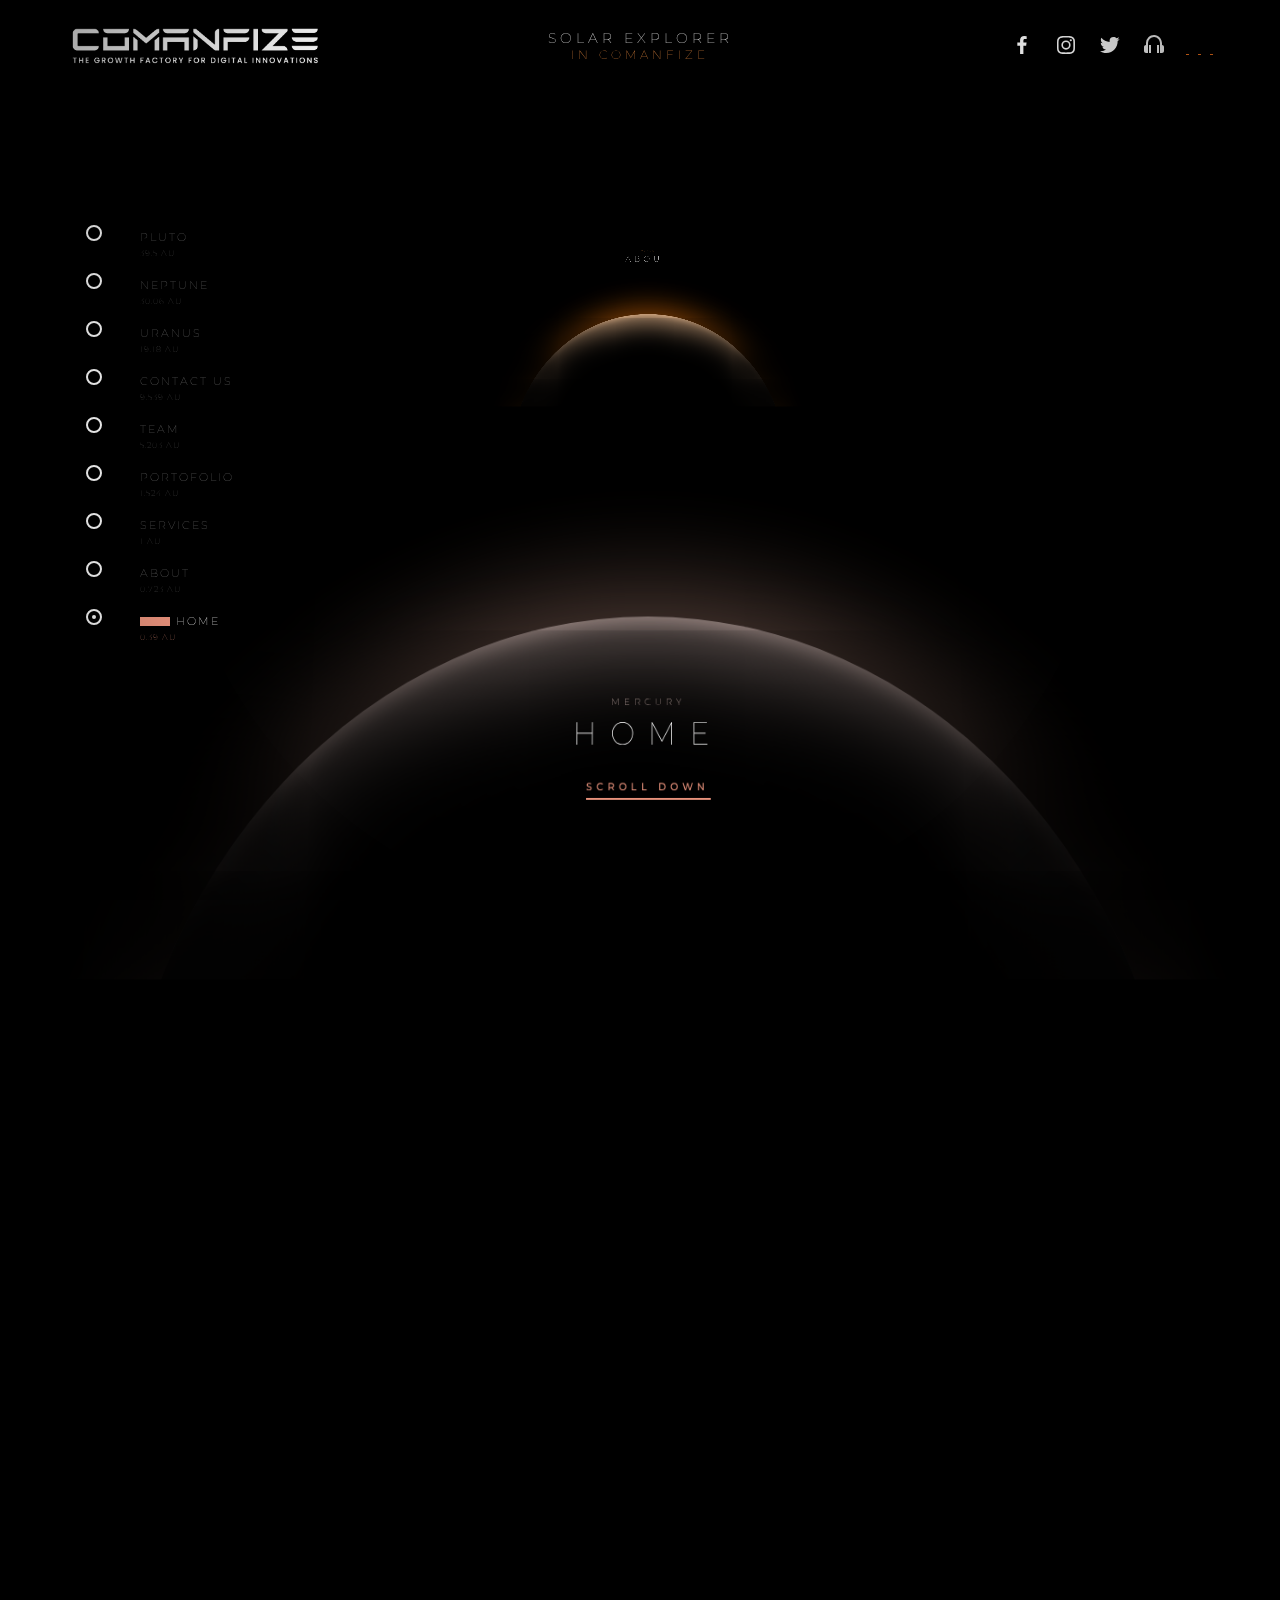
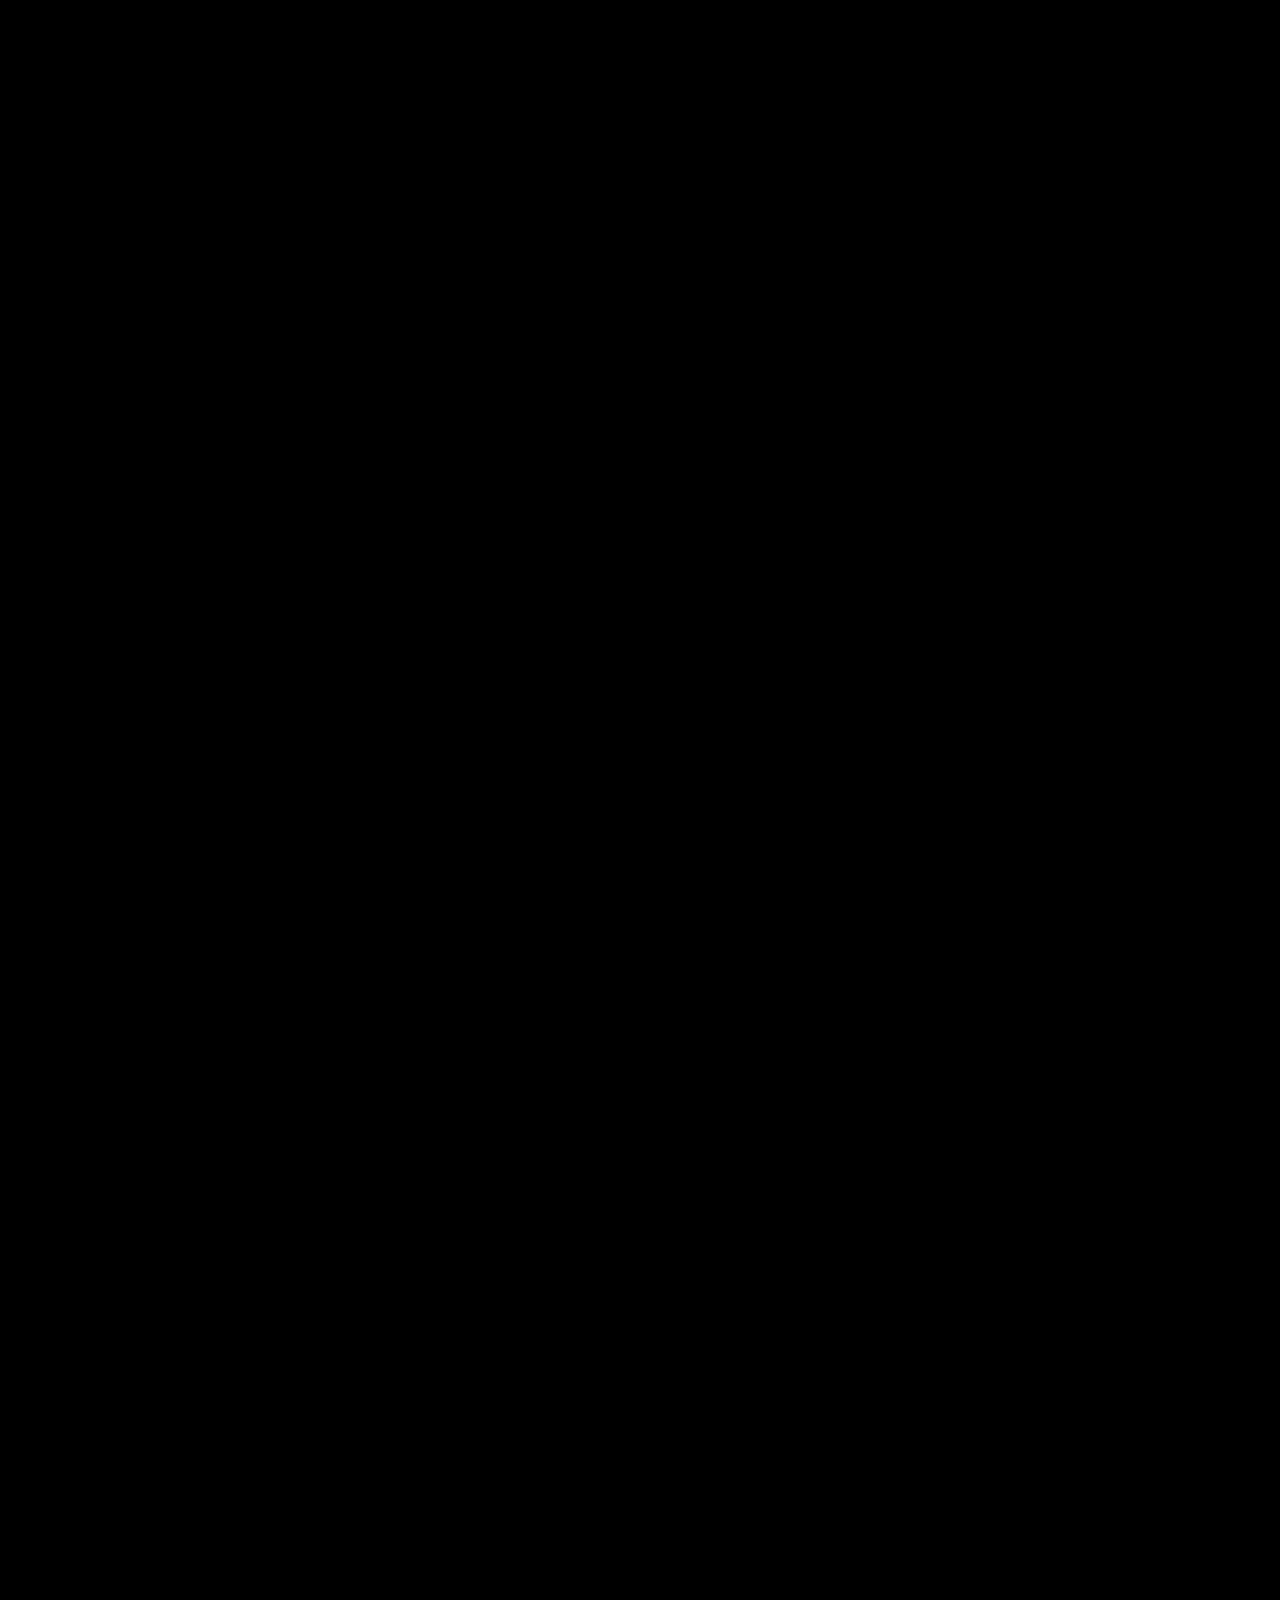
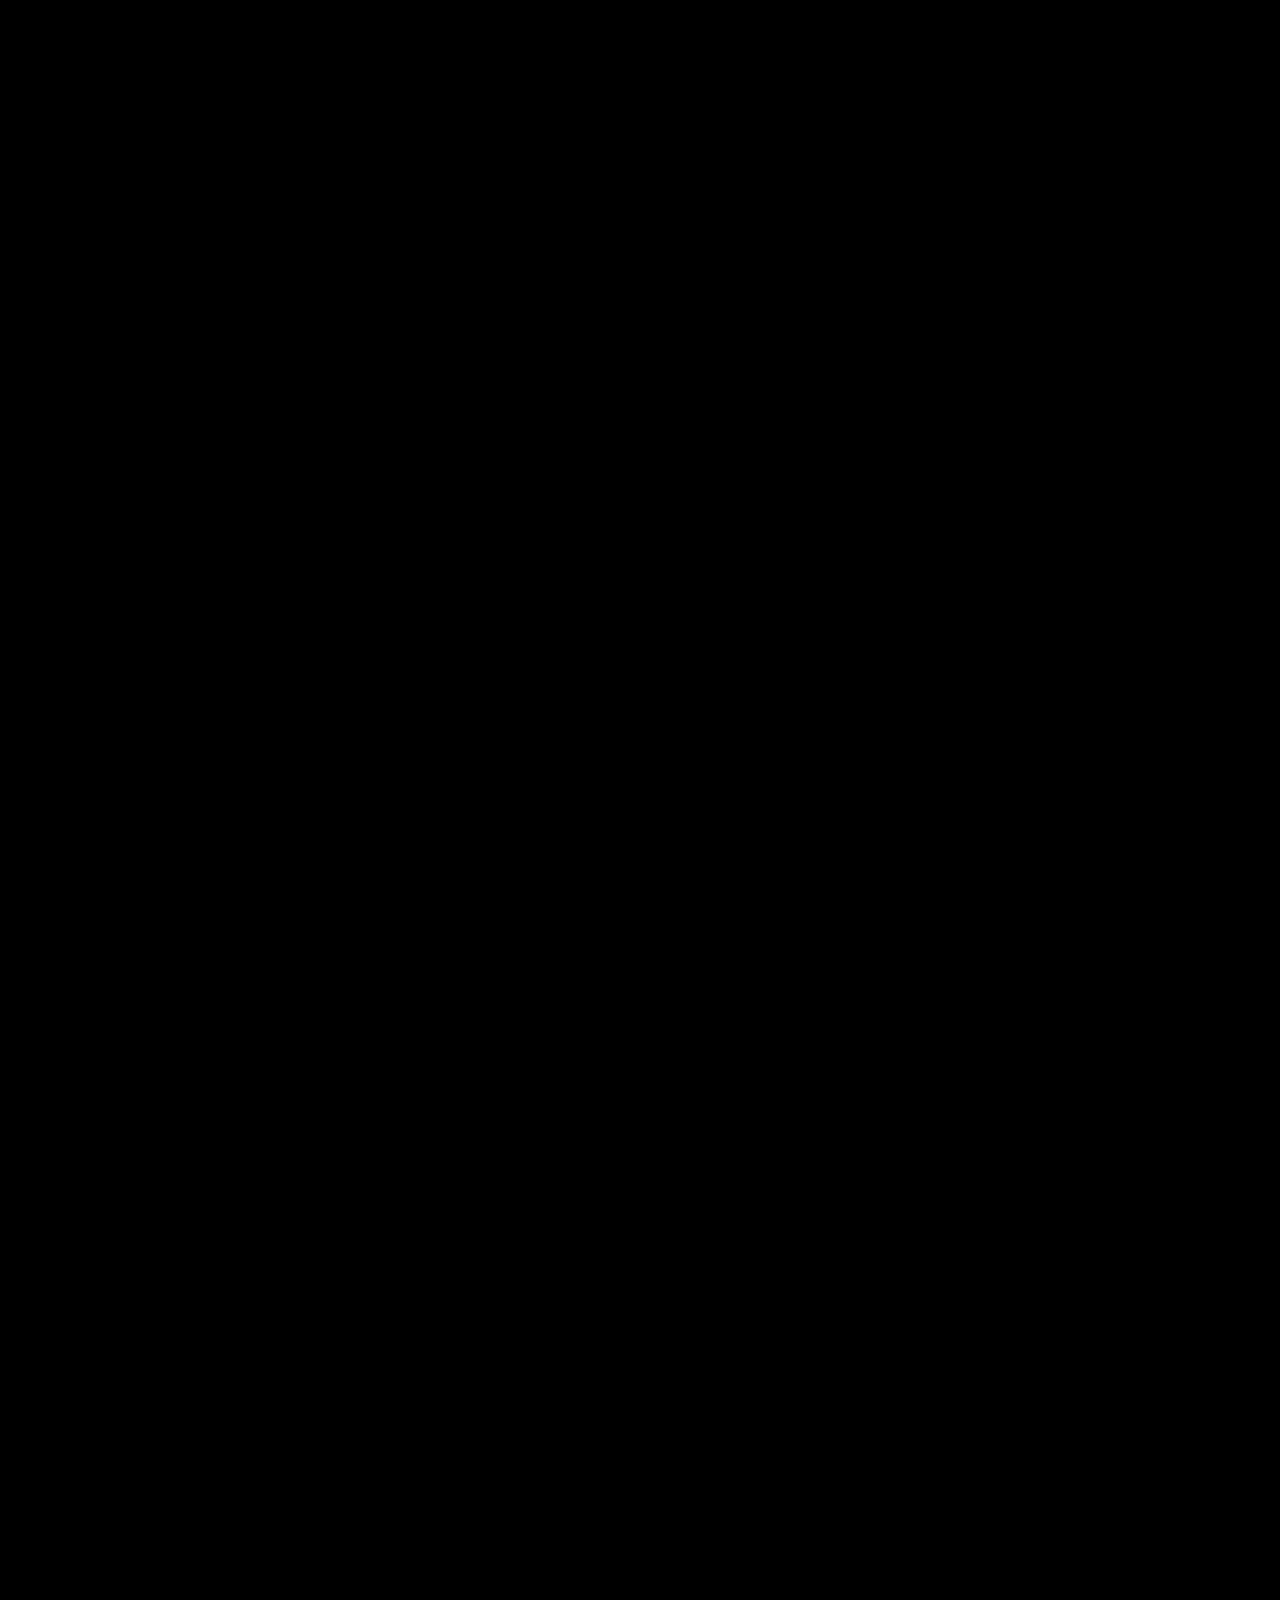
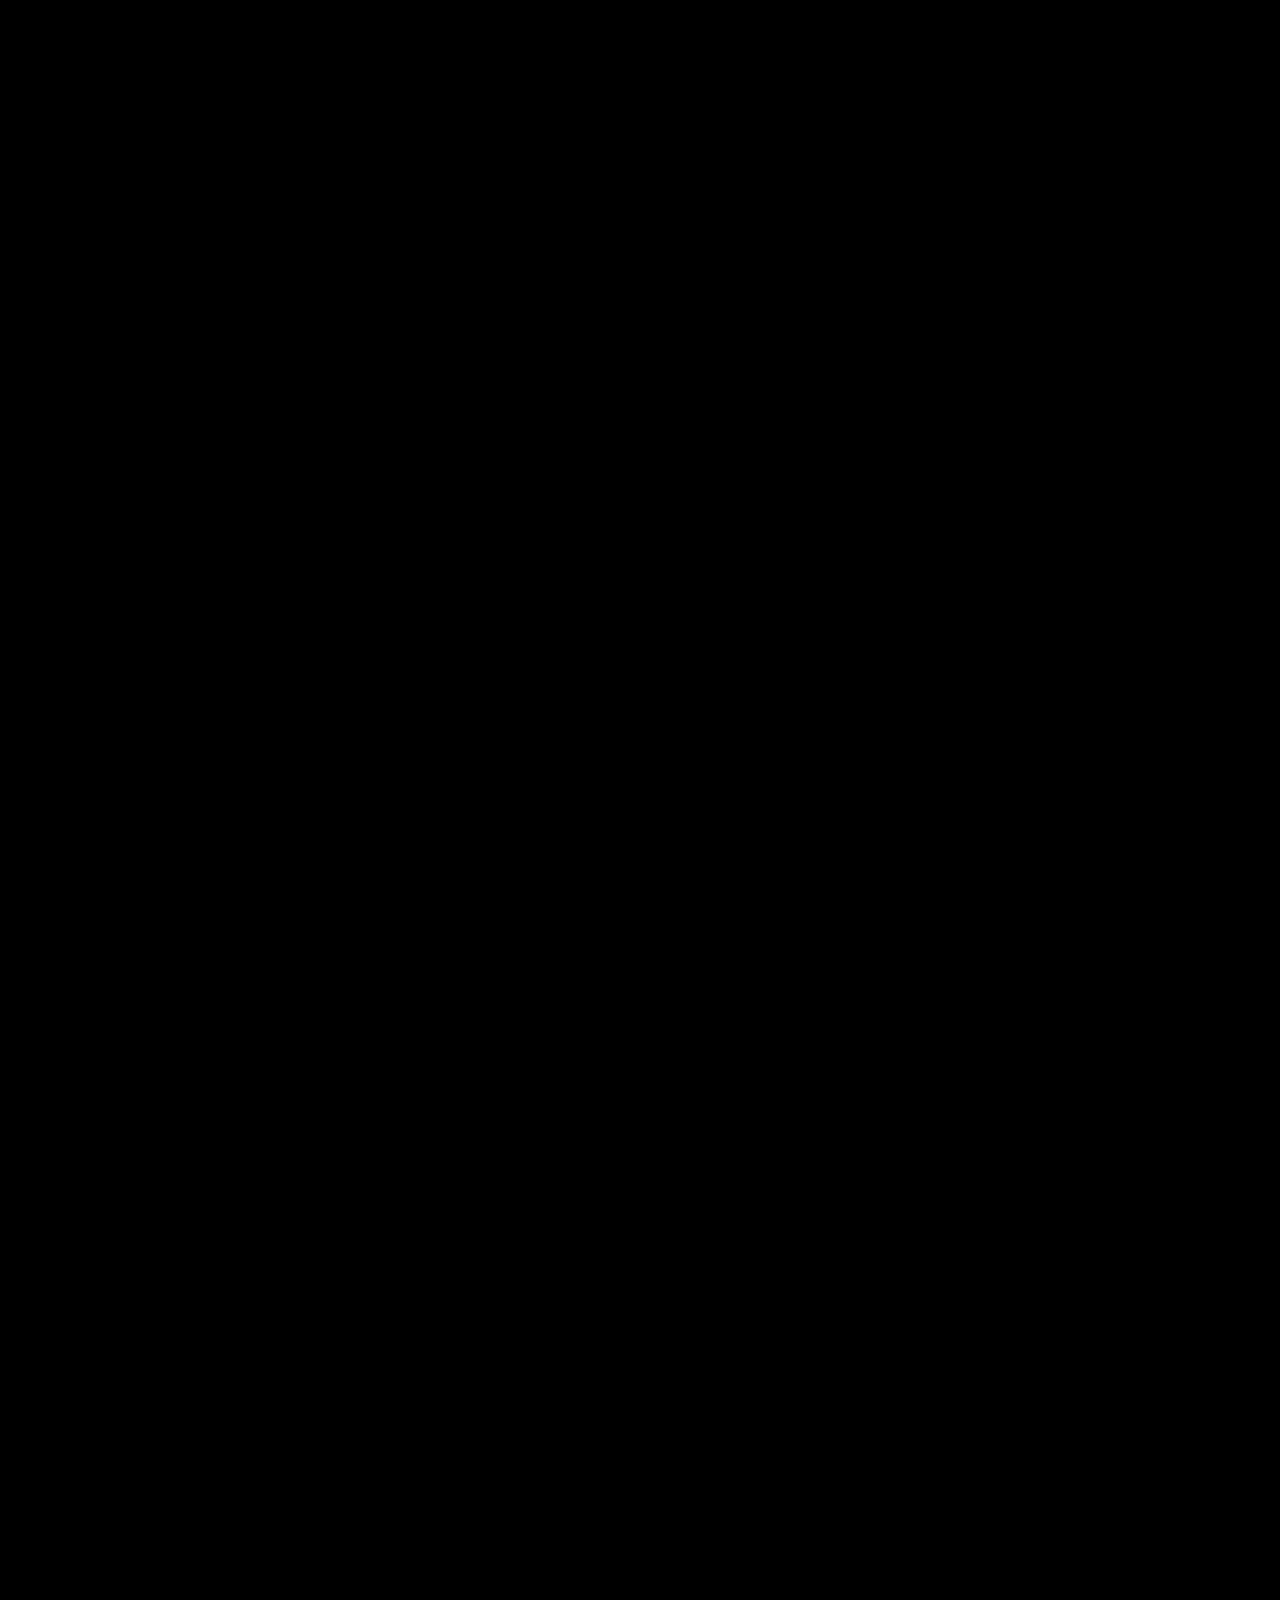
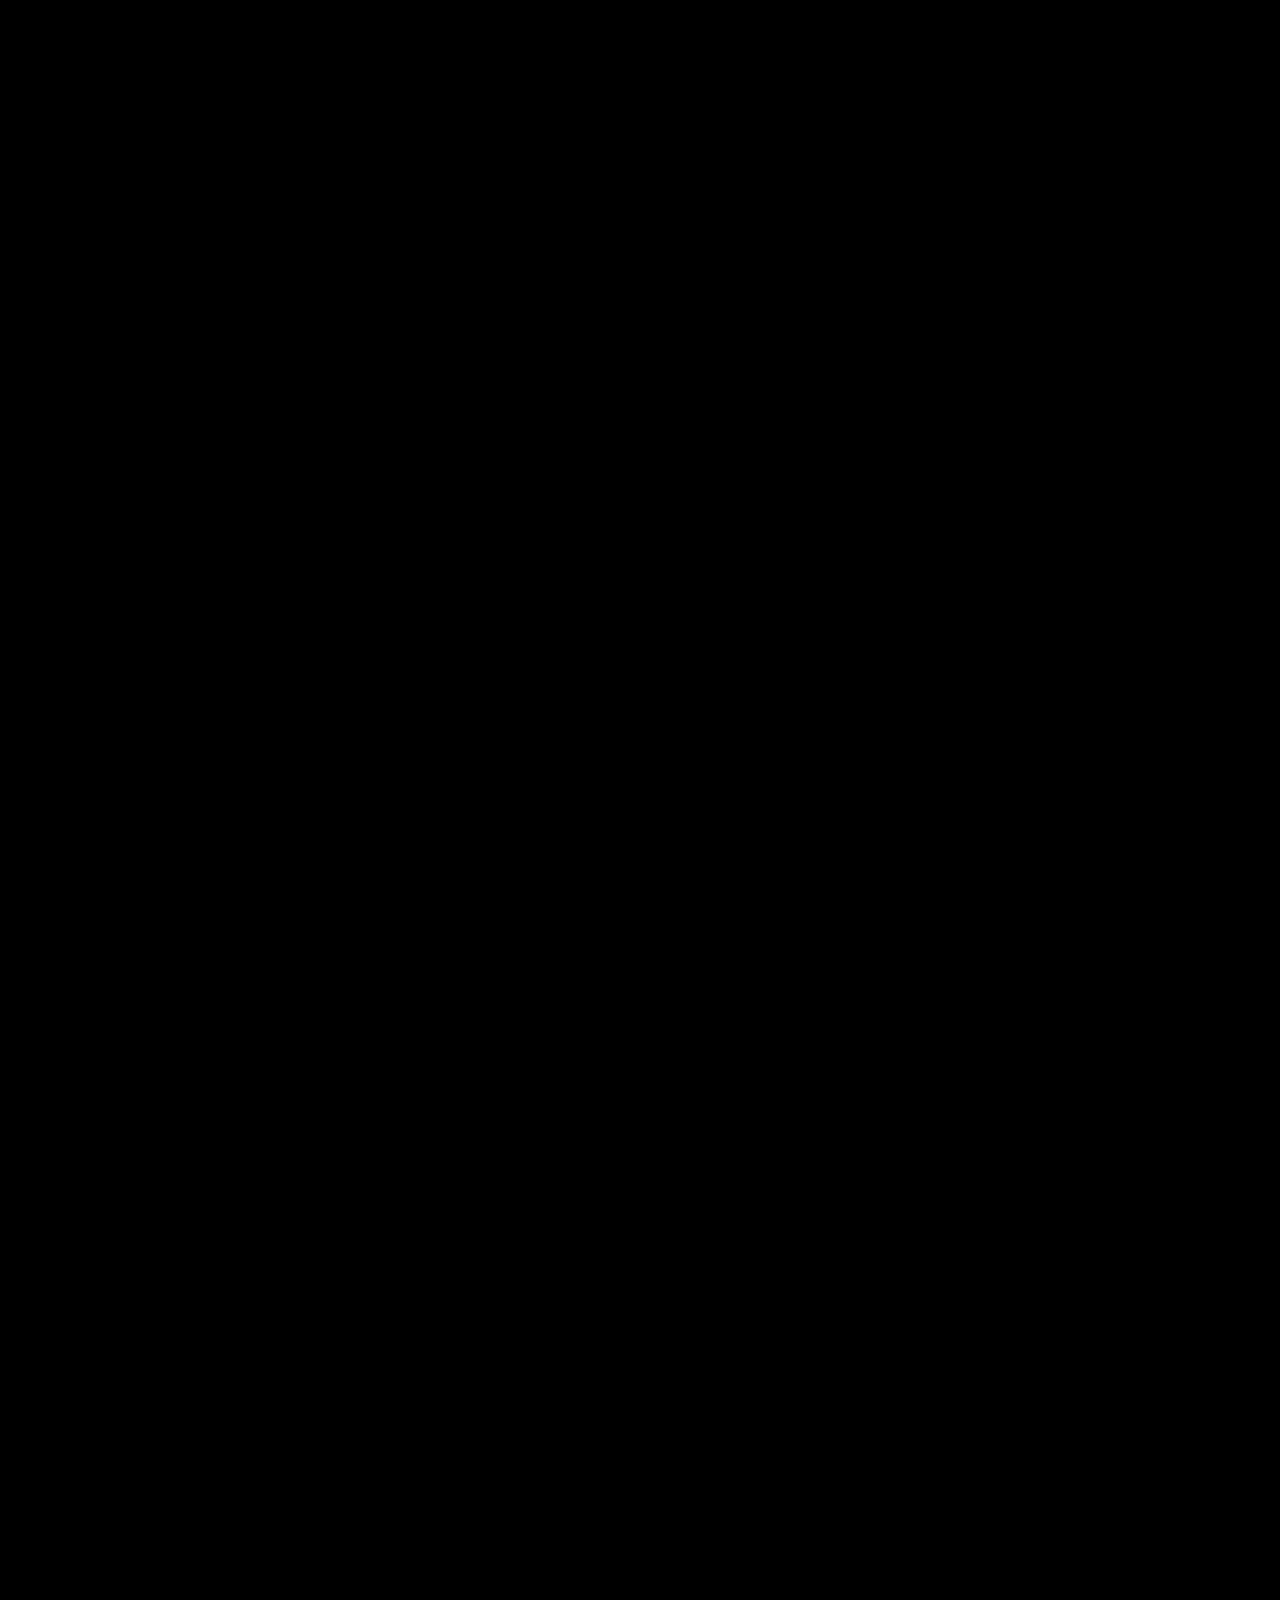
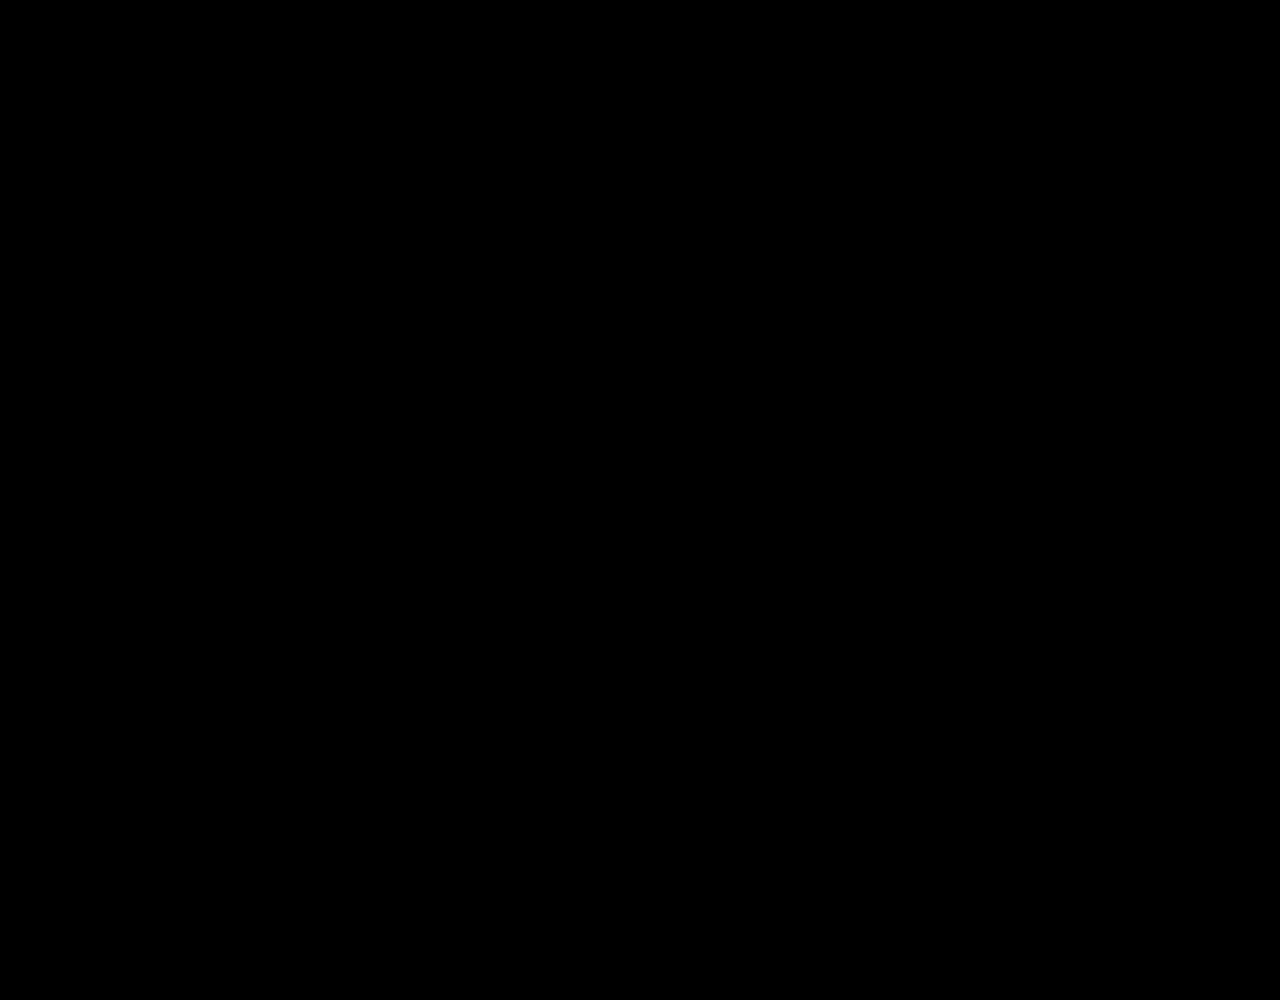
<file: en-us/home.html>
<!DOCTYPE html>
<html lang="en">
<head>
    <meta charset="UTF-8">
    <meta http-equiv="X-UA-Compatible" content="IE=edge">
    <meta name="viewport" content="width=device-width, initial-scale=1.0">
    <title>Home | Comanfize</title>
    <link rel="stylesheet" href="/assets/css/components.css">
    <link rel="stylesheet" href="/assets/css/main.css">
    <link rel="stylesheet" href="/assets/css/music-anim.css">
</head>
<body>
    <canvas class="experience"></canvas>
    <div class="scrollTarget"></div>
    <div class="vignette-radial"></div>

    <div class="scroll-info">
        <p></p>
    </div>

    <div class='nav'>
      <div class="nav-logo">

      </div>
      <div class="nav-title">
        Solar explorer
        <span>in Comanfize</span>
      </div>
      <div class="nav-links">
        <img src="/assets/icons/fb.svg" alt="">
        <img src="/assets/icons/insta.svg" alt="">
        <img src="/assets/icons/twitter.svg" alt="">
        <img src="/assets/icons/headphone.svg" alt="">
        <div class="now playing" id="music">
          <span class="bar n1">A</span>
          <span class="bar n2">B</span>
          <span class="bar n3">c</span>
        </div>
      </div>
      </div>
      <input class='planet9' id='pluto' name='planet' type='radio'>
      <label class='pluto menu' for='pluto'>
        <div class='preview'></div>
        <div class='info'>
          <h2>
            <div class='pip'></div>
            Pluto
          </h2>
          <h3>39.5 AU</h3>
        </div>
      </label>
      <input class='planet8' id='neptune' name='planet' type='radio'>
      <label class='neptune menu' for='neptune'>
        <div class='preview'></div>
        <div class='info'>
          <h2>
            <div class='pip'></div>
            Neptune
          </h2>
          <h3>30.06 AU</h3>
        </div>
      </label>
      <input class='planet7' id='uranus' name='planet' type='radio'>
      <label class='uranus menu' for='uranus'>
        <div class='preview'></div>
        <div class='info'>
          <h2>
            <div class='pip'></div>
            Uranus
          </h2>
          <h3>19.18 AU</h3>
        </div>
      </label>
      <input class='planet6' id='saturn' name='planet' type='radio'>
      <label class='saturn menu' for='saturn'>
        <div class='preview'></div>
        <div class='info'>
          <h2>
            <div class='pip'></div>
            Contact US
          </h2>
          <h3>9.539 AU</h3>
        </div>
      </label>
      <input class='planet5' id='jupiter' name='planet' type='radio'>
      <label class='jupiter menu' for='jupiter'>
        <div class='preview'></div>
        <div class='info'>
          <h2>
            <div class='pip'></div>
            Team
          </h2>
          <h3>5.203 AU</h3>
        </div>
      </label>
      <input checked='checked' class='planet4' id='mars' name='planet' type='radio'>
      <label class='menu mars' for='mars'>
        <div class='preview'></div>
        <div class='info'>
          <h2>
            <div class='pip'></div>
            Portofolio
          </h2>
          <h3>1.524 AU</h3>
        </div>
      </label>
      <input checked='checked' class='planet3' id='earth' name='planet' type='radio'>
      <label class='menu earth' for='earth'>
        <div class='preview'></div>
        <div class='info'>
          <h2>
            <div class='pip'></div>
            Services
          </h2>
          <h3>1 AU</h3>
        </div>
      </label>
      <input checked='checked' class='planet2' id='venus' name='planet' type='radio'>
      <label class='menu venus' for='venus'>
        <div class='preview'></div>
        <div class='info'>
          <h2>
            <div class='pip'></div>
            About
          </h2>
          <h3>0.723 AU</h3>
        </div>
      </label>
      <input checked='checked' class='planet1' id='mercury' name='planet' type='radio'>
      <label class='menu mercury' for='mercury'>
        <div class='preview'></div>
        <div class='info'>
          <h2>
            <div class='pip'></div>
            Home
          </h2>
          <h3>0.39 AU</h3>
        </div>
      </label>
      <div class='solar'>
        <div class='solar_systm'>
          <div class='planet mercury'>
            <div class='planet_description mercury'>
              <h2>Mercury</h2>
              <h1>Home</h1>
              <label for='readMercury'>
                <a>
                  Scroll down
                </a>
              </label>
            </div>
            <div class='overlay'></div>
          </div>
        </div>
        <div class='solar_systm'>
          <div class='planet venus'>
            <div class='planet_description venus'>
              <h2>Venus</h2>
              <h1>About</h1>
              <label for='readVenus'>
                <a>
                  Scroll down
                </a>
              </label>
            </div>
            <div class='overlay'></div>
          </div>
        </div>
        <div class='solar_systm'>
          <div class='planet earth'>
            <div class='moon moon'>
              <h3>Moon</h3>
              <h2>Moon</h2>
            </div>
            <div class='trajectory m'></div>
            <div class='planet_description earth'>
              <h2>Earth</h2>
              <h1>Services</h1>
              <label for='readEarth'>
                <a>
                  Scroll down
                </a>
              </label>
            </div>
            <div class='overlay'></div>
          </div>
        </div>
        <div class='solar_systm'>
          <div class='planet mars'>
            <div class='moon deimos'>
              <h3>Moon</h3>
              <h2>Deimos</h2>
            </div>
            <div class='trajectory d'></div>
            <div class='moon phoebos'>
              <h3>Moon</h3>
              <h2>Phoebos</h2>
            </div>
            <div class='trajectory p'></div>
            <div class='planet_description mars'>
              <h2>Mars</h2>
              <h1>Portofolio</h1>
              <label for='readMars'>
                <a>
                  Scroll down
                </a>
              </label>
            </div>
            <div class='overlay'></div>
          </div>
        </div>
        <div class='solar_systm'>
          <div class='planet jupiter'>
            <div class='moon lo'>
              <h3>Moon</h3>
              <h2>Io</h2>
            </div>
            <div class='moon europa'>
              <h3>Moon</h3>
              <h2>Europa</h2>
            </div>
            <div class='moon ganymede'>
              <h3>Moon</h3>
              <h2>Ganymede</h2>
            </div>
            <div class='trajectory lop'></div>
            <div class='trajectory eu'></div>
            <div class='trajectory ga'></div>
            <div class='planet_description jupiter'>
              <h2>Jupiter</h2>
              <h1>Team</h1>
              <label for='readJupiter'>
                <a>
                  Scroll down
                </a>
              </label>
            </div>
            <div class='overlay'></div>
          </div>
        </div>
        <div class='solar_systm'>
          <div class='planet saturn'>
            <div class='moon titan'>
              <h3>Moon</h3>
              <h2>Titan</h2>
            </div>
            <div class='moon dione'>
              <h3>Moon</h3>
              <h2>Dione</h2>
            </div>
            <div class='moon enceladus'>
              <h3>Moon</h3>
              <h2>Enceladus</h2>
            </div>
            <div class='trajectory ti'></div>
            <div class='trajectory di'></div>
            <div class='trajectory enc'></div>
            <div class='planet_description saturn'>
              <h2>Saturn</h2>
              <h1>Contact Us</h1>
              <label for='readSaturn'>
                <a href="saturn.html">
                  Scroll down
                </a>
              </label>
            </div>
            <div class='overlay'></div>
          </div>
        </div>
        <div class='solar_systm'>
          <div class='planet uranus'>
            <div class='moon miranda'>
              <h3>Moon</h3>
              <h2>Miranda</h2>
            </div>
            <div class='moon ariel'>
              <h3>Moon</h3>
              <h2>Ariel</h2>
            </div>
            <div class='moon umbriel'>
              <h3>Moon</h3>
              <h2>Umbriel</h2>
            </div>
            <div class='trajectory mir'></div>
            <div class='trajectory ari'></div>
            <div class='trajectory umb'></div>
            <div class='planet_description uranus'>
              <h2>Uranus</h2>
              <h1>Section name</h1>
              <label for='readUranus'>
                <a href="uranus.html">
                  Scroll down
                </a>
              </label>
            </div>
            <div class='overlay'></div>
          </div>
        </div>
        <div class='solar_systm'>
          <div class='planet neptune'>
            <div class='moon triton'>
              <h3>Moon</h3>
              <h2>Triton</h2>
            </div>
            <div class='moon proteus'>
              <h3>Moon</h3>
              <h2>Proteus</h2>
            </div>
            <div class='moon nereid'>
              <h3>Moon</h3>
              <h2>Nereid</h2>
            </div>
            <div class='trajectory tri'></div>
            <div class='trajectory pro'></div>
            <div class='trajectory ner'></div>
            <div class='planet_description neptune'>
              <h2>Neptune</h2>
              <h1>Section name</h1>
              <label for='readNeptune'>
                <a href="neptune.html">
                  Scroll down
                </a>
              </label>
            </div>
            <div class='overlay'></div>
          </div>
        </div>
        <div class='solar_systm'>
          <div class='planet pluto'>
            <div class='planet_description pluto'>
              <h2>Pluto</h2>
              <h1>Section name</h1>
              <label for='readPluto'>
                <a href="pluto.html">
                  Scroll down
                </a>
              </label>
            </div>
            <div class='overlay'></div>
          </div>
        </div>
      </div>
      <!--
              <input class='read' id='readMercury' name='mercuryRead' type='radio'>
      <label class='closeBig' for='closeMercury'></label>
      <input class='read' id='closeMercury' name='mercuryRead' type='radio'>
      <div class='panel'>
        <h1>Mercury</h1>
        <p>Mercury is the closest planet to the sun. As such, it circles the sun faster than all the other planets, which is why Romans named it after their swift-footed messenger god.</p>
        <p>The Sumerians also knew of Mercury since at least 5,000 years ago. It was often associated with Nabu, the god of writing. Mercury was also given separate names for its appearance as both a morning star and as an evening star. Greek astronomers knew, however, that the two names referred to the same body, and Heraclitus, around 500 B.C., correctly thought that both Mercury and Venus orbited the sun, not Earth.</p>
        <img src='https://i2.wp.com/www.astronomytrek.com/wp-content/uploads/2012/11/mercury-1.jpg?fit=678%2C381&amp;ssl=1'>
        <h2>A year on Mercury is just 88 days long.</h2>
        <p>One solar day (the time from noon to noon on the planet’s surface) on Mercury lasts the equivalent of 176 Earth days while the sidereal day (the time for 1 rotation in relation to a fixed point) lasts 59 Earth days. Mercury is nearly tidally locked to the Sun and over time this has slowed the rotation of the planet to almost match its orbit around the Sun. Mercury also has the highest orbital eccentricity of all the planets with its distance from the Sun ranging from 46 to 70 million km.</p>
        <h2>Mercury is the smallest planet in the Solar Systm.</h2>
        <p>One of five planets visible with the naked eye a, Mercury is just 4,879 Kilometres across its equator, compared with 12,742 Kilometres for the Earth.</p>
        <h2>Mercury is the second densest planet.</h2>
        <p>Even though the planet is small, Mercury is very dense. Each cubic centimetre has a density of 5.4 grams, with only the Earth having a higher density. This is largely due to Mercury being composed mainly of heavy metals and rock.</p>
        <h2>Mercury has wrinkles.</h2>
        <p>As the iron core of the planet cooled and contracted, the surface of the planet became wrinkled. Scientist have named these wrinkles, Lobate Scarps. These Scarps can be up to a mile high and hundreds of miles long.</p>
        <br>
      </div>
      <input class='read' id='readVenus' name='venusRead' type='radio'>
      <label class='closeBig' for='closeVenus'></label>
      <input class='read' id='closeVenus' name='venusRead' type='radio'>
      <div class='panel'>
        <h1>Venus</h1>
        <p>Venus, the second planet from the sun, is named for the Roman goddess of love and beauty. The planet — the only planet named after a female — may have been named for the most beautiful deity of her pantheon because it shone the brightest of the five planets known to ancient astronomers.</p>
        <p>In ancient times, Venus was often thought to be two different stars, the evening star and the morning star — that is, the ones that first appeared at sunset and sunrise. In Latin, they were respectively known as Vesper and Lucifer. In Christian times, Lucifer, or "light-bringer," became known as the name of Satan before his fall. However, further observations of Venus in the space age show a very hellish environment. This makes Venus a very difficult planet to observe from up close, because spacecraft do not survive long on its surface.</p>
        <img src='https://3c1703fe8d.site.internapcdn.net/newman/gfx/news/hires/2014/2-whatistheave.jpg'>
        <h2>A day on Venus lasts longer than a year.</h2>
        <p>It takes 243 Earth days to rotate once on its axis (sidereal day). The planet’s orbit around the Sun takes 225 Earth days, compared to the Earth’s 365. A day on the surface of Venus (solar day) takes 117 Earth days.</p>
        <h2>Venus rotates in the opposite direction to most other planets.</h2>
        <p>This means that Venus is rotating in the opposite direction to the Sun, this is also know as a retrograde rotation. A possible reason might be a collision in the past with an asteroid or other object that caused the planet to alter its rotational path. It also differs from most other planets in our solar systm by having no natural satellites.</p>
        <h2>Venus is the second brightest object in the night sky.</h2>
        <p>Only the Moon is brighter. With a magnitude of between -3.8 to -4.6 Venus is so bright it can be seen during daytime on a clear day.</p>
        <h2>Atmospheric pressure on Venus is 92 times greater than the Earth’s.</h2>
        <p>While its size and mass are similar to Earth, the small asteroids are crushed when entering its atmosphere, meaning no small craters lie on the surface of the planet. The pressure felt by a human on the surface would be equivalent to that experienced deep beneath the sea on Earth.</p>
        <br>
      </div>
      <input class='read' id='readEarth' name='earthRead' type='radio'>
      <label class='closeBig' for='closeEarth'></label>
      <input class='read' id='closeEarth' name='earthRead' type='radio'>
      <div class='panel'>
        <h1>Earth</h1>
        <p>Earth, our home, is the third planet from the sun. It is the only planet known to have an atmosphere containing free oxygen, oceans of liquid water on its surface, and, of course, life.</p>
        <p>Earth is the fifth largest of the planets in the solar systm — smaller than the four gas giants, Jupiter, Saturn, Uranusand Neptune, but larger than the three other rocky planets,</p>
        <img src='https://images.pexels.com/photos/414171/pexels-photo-414171.jpeg?auto=compress&amp;cs=tinysrgb&amp;h=350'>
        <h2>The Earth’s rotation is gradually slowing.</h2>
        <p>This deceleration is happening almost imperceptibly, at approximately 17 milliseconds per hundred years, although the rate at which it occurs is not perfectly uniform. This has the effect of lengthening our days, but it happens so slowly that it could be as much as 140 million years before the length of a day will have increased to 25 hours.</p>
        <h2>The Earth was once believed to be the centre of the universe.</h2>
        <p>Due to the apparent movements of the Sun and planets in relation to their viewpoint, ancient scientists insisted that the Earth remained static, whilst other celestial bodies travelled in circular orbits around it. Eventually, the view that the Sun was at the centre of the universe was postulated by Copernicus, though this is also not the case.</p>
        <h2>Earth has a powerful magnetic field.</h2>
        <p>This phenomenon is caused by the nickel-iron core of the planet, coupled with its rapid rotation. This field protects the Earth from the effects of solar wind.</p>
        <h2>There is only one natural satellite of the planet Earth.</h2>
        <p>As a percentage of the size of the body it orbits, the Moon is the largest satellite of any planet in our solar systm. In real terms, however, it is only the fifth largest natural satellite.</p>
        <br>
      </div>
      <input class='read' id='readMars' name='marsRead' type='radio'>
      <label class='closeBig' for='closeMars'></label>
      <input class='read' id='closeMars' name='marsRead' type='radio'>
      <div class='panel'>
        <h1>Mars</h1>
        <p>Mars is the fourth planet from the sun. Befitting the red planet's bloody color, the Romans named it after their god of war. The Romans copied the ancient Greeks, who also named the planet after their god of war, Ares. Other civilizations also typically gave the planet names based on its color — for example, the Egyptians named it "Her Desher," meaning "the red one," while ancient Chinese astronomers dubbed it "the fire star."</p>
        <img src='https://1.bp.blogspot.com/-ou7Je3OVg6U/WYtxDqjNp_I/AAAAAAAACSQ/fsopS5VtFg4bmlv8hQNfiRYfJqTygCotQCLcBGAs/s2048/Martian%2Blandscape%2Bby%2BAmante%2BLombardi.jpg'>
        <h2>Mars and Earth have approximately the same landmass.</h2>
        <p>Even though Mars has only 15% of the Earth’s volume and just over 10% of the Earth’s mass, around two thirds of the Earth’s surface is covered in water. Martian surface gravity is only 37% of the Earth’s (meaning you could leap nearly three times higher on Mars).</p>
        <h2>Mars is home to the tallest mountain in the solar systm.</h2>
        <p>Olympus Mons, a shield volcano, is 21km high and 600km in diameter. Despite having formed over billions of years, evidence from volcanic lava flows is so recent many scientists believe it could still be active.</p>
        <h2>Only 18 missions to Mars have been successful.</h2>
        <p>As of September 2014 there have been 40 missions to Mars, including orbiters, landers and rovers but not counting flybys. The most recent arrivals include the Mars Curiosity mission in 2012, the MAVEN mission, which arrived on September 22, 2014, followed by the Indian Space Research Organization’s MOM Mangalyaan orbiter, which arrived on September 24, 2014. The next missions to arrive will be the European Space Agency’s ExoMars mission, comprising an orbiter, lander, and a rover, followed by NASA’s InSight robotic lander mission, slated for launch in March 2016 and a planned arrival in September, 2016.</p>
        <h2>Mars has the largest dust storms in the solar systm.</h2>
        <p>They can last for months and cover the entire planet. The seasons are extreme because its elliptical (oval-shaped) orbital path around the Sun is more elongated than most other planets in the solar systm.</p>
        <br>
      </div>
      <input class='read' id='readJupiter' name='jupiterRead' type='radio'>
      <label class='closeBig' for='closeJupiter'></label>
      <input class='read' id='closeJupiter' name='jupiterRead' type='radio'>
      <div class='panel'>
        <h1>Jupiter</h1>
        <p>Jupiter is the largest planet in the solar systm. Fittingly, it was named after the king of the gods in Roman mythology. In a similar manner, the ancient Greeks named the planet after Zeus, the king of the Greek pantheon.</p>
        <p>Jupiter helped revolutionize the way we saw the universe and ourselves in 1610, when Galileo discovered Jupiter's four large moons — Io, Europa, Ganymede and Callisto, now known as the Galilean moons. This was the first time that celestial bodies were seen circling an object other than Earth, major support of the Copernican view that Earth was not the center of the universe.</p>
        <img src='http://hanaleikauaivacation.com/wp-content/uploads/parser/jupiter-landscape-1.jpg'>
        <h2>Jupiter is the fourth brightest object in the solar systm.</h2>
        <p>Only the Sun, Moon and Venus are brighter. It is one of five planets visible to the naked eye from Earth.</p>
        <h2>The ancient Babylonians were the first to record their sightings of Jupiter.</h2>
        <p>This was around the 7th or 8th century BC. Jupiter is named after the king of the Roman gods. To the Greeks, it represented Zeus, the god of thunder. The Mesopotamians saw Jupiter as the god Marduk and patron of the city of Babylon. Germanic tribes saw this planet as Donar, or Thor.</p>
        <h2>Jupiter has the shortest day of all the planets.</h2>
        <p>It turns on its axis once every 9 hours and 55 minutes. The rapid rotation flattens the planet slightly, giving it an oblate shape.</p>
        <h2>Jupiter orbits the Sun once every 11.8 Earth years.</h2>
        <p>From our point of view on Earth, it appears to move slowly in the sky, taking months to move from one constellation to another.</p>
        <br>
      </div>
      <input class='read' id='readSaturn' name='saturnRead' type='radio'>
      <label class='closeBig' for='closeSaturn'></label>
      <input class='read' id='closeSaturn' name='saturnRead' type='radio'>
      <div class='panel'>
        <h1>Saturn</h1>
        <p>Saturn is the sixth planet from the sun and the second largest planet in the solar systm. Saturn was the Roman name for Cronus, the lord of the Titans in Greek mythology. Saturn is the root of the English word "Saturday."</p>
        <p>Saturn is the farthest planet from Earth visible to the naked human eye, but it is through a telescope that the planet's most outstanding features can be seen: Saturn's rings. Although the other gas giants in the solar systm — Jupiter, Uranus and Neptune — also have rings, those of Saturn are without a doubt the most extraordinary.</p>
        <img src='http://ak0.picdn.net/shutterstock/videos/4049260/thumb/1.jpg'>
        <h2>Saturn can be seen with the naked eye.</h2>
        <p>It is the fifth brightest object in the solar systm and is also easily studied through binoculars or a small telescope.</p>
        <h2>Saturn was known to the ancients, including the Babylonians and Far Eastern observers.</h2>
        <p>It is named for the Roman god Saturnus, and was known to the Greeks as Cronus.</p>
        <h2>Saturn is the flattest planet.</h2>
        <p>Its polar diameter is 90% of its equatorial diameter, this is due to its low density and fast rotation. Saturn turns on its axis once every 10 hours and 34 minutes giving it the second-shortest day of any of the solar systm’s planets.</p>
        <h2>Saturn orbits the Sun once every 29.4 Earth years.</h2>
        <p>Its slow movement against the backdrop of stars earned it the nickname of “Lubadsagush” from the ancient Assyrians. The name means “oldest of the old”.</p>
        <br>
      </div>
      <input class='read' id='readUranus' name='uranusRead' type='radio'>
      <label class='closeBig' for='closeUranus'></label>
      <input class='read' id='closeUranus' name='uranusRead' type='radio'>
      <div class='panel'>
        <h1>Uranus</h1>
        <p>Uranus is the seventh planet from the sun and the first to be discovered by scientists. Although Uranus is visible to the naked eye, it was long mistaken as a star because of the planet's dimness and slow orbit. The planet is also notable for its dramatic tilt, which causes its axis to point nearly directly at the sun.</p>
        <p>British astronomer William Herschel discovered Uranus accidentally on March 13, 1781, with his telescope while surveying all stars down to those about 10 times dimmer than can be seen by the naked eye. One "star" seemed different, and within a year Uranus was shown to follow a planetary orbit.</p>
        <img src='http://www.cosmosup.com/wp-content/uploads/2016/02/Uranus-Facts-About-the-Planet-Uranus-700x325.jpg'>
        <h2>Uranus was officially discovered by Sir William Herschel in 1781.</h2>
        <p>It is too dim to have been seen by the ancients. At first Herschel thought it was a comet, but several years later it was confirmed as a planet. Herscal tried to have his discovery named “Georgian Sidus” after King George III. The name Uranus was suggested by astronomer Johann Bode. The name comes from the ancient Greek deity Ouranos.</p>
        <h2>Uranus turns on its axis once every 17 hours, 14 minutes.</h2>
        <p>The planet rotates in a retrograde direction, opposite to the way Earth and most other planets turn.</p>
        <h2>Uranus makes one trip around the Sun every 84 Earth years.</h2>
        <p>During some parts of its orbit one or the other of its poles point directly at the Sun and get about 42 years of direct sunlight. The rest of the time they are in darkness.</p>
        <h2>Uranus is often referred to as an “ice giant” planet.</h2>
        <p>Like the other gas giants, it has a hydrogen upper layer, which has helium mixed in. Below that is an icy “mantle, which surrounds a rock and ice core. The upper atmosphere is made of water, ammonia and the methane ice crystals that give the planet its pale blue colour.</p>
        <br>
      </div>
      <input class='read' id='readNeptune' name='neptuneRead' type='radio'>
      <label class='closeBig' for='closeNeptune'></label>
      <input class='read' id='closeNeptune' name='neptuneRead' type='radio'>
      <div class='panel'>
        <h1>Neptune</h1>
        <p>Neptune is the eighth planet from the sun. It was the first planet to get its existence predicted by mathematical calculations before it was actually seen through a telescope on Sept. 23, 1846. Irregularities in the orbit of Uranus led French astronomer Alexis Bouvard to suggest that the gravitational pull from another celestial body might be responsible. German astronomer Johann Galle then relied on subsequent calculations to help spot Neptune via telescope. Previously, astronomer Galileo Galilei sketched the planet, but he mistook it for a star due to its slow motion. In accordance with all the other planets seen in the sky, this new world was given a name from Greek and Roman mythology — Neptune, the Roman god of the sea.</p>
        <p>Only one mission has flown by Neptune – Voyager 2 in 1989 – meaning that astronomers have done most studies using ground-based telescopes. Today, there are still many mysteries about the cool, blue planet, such as why its winds are so speedy and why its magnetic field is offset.</p>
        <img src='https://encrypted-tbn0.gstatic.com/images?q=tbn:ANd9GcQy8Dd14tbXAzh1iz-EJl9tulRwH7Bb-SxX6sXpKFDbqb-NKwpE'>
        <h2>Neptune was not known to the ancients.</h2>
        <p>It is not visible to the naked eye and was first observed in 1846. Its position was determined using mathematical predictions. It was named after the Roman god of the sea.</p>
        <h2>Neptune spins on its axis very rapidly.</h2>
        <p>Its equatorial clouds take 18 hours to make one rotation. This is because Neptune is not solid body.</p>
        <h2>Neptune is the smallest of the ice giants.</h2>
        <p>Despite being smaller than Uranus, Neptune has a greater mass. Below its heavy atmosphere, Uranus is made of layers of hydrogen, helium, and methane gases. They enclose a layer of water, ammonia and methane ice. The inner core of the planet is made of rock.</p>
        <h2>The atmosphere of Neptune is made of hydrogen and helium, with some methane.</h2>
        <p>The methane absorbs red light, which makes the planet appear a lovely blue. High, thin clouds drift in the upper atmosphere.</p>
      </div>
      <input class='read' id='readPluto' name='plutoRead' type='radio'>
      <label class='closeBig' for='closePluto'></label>
      <input class='read' id='closePluto' name='plutoRead' type='radio'>
      <div class='panel'>
        <h1>Pluto</h1>
        <p>Pluto, once considered the ninth and most distant planet from the sun, is now the largest known dwarf planet in the solar systm. It is also one of the largest known members of the Kuiper Belt, a shadowy zone beyond the orbit of Neptune thought to be populated by hundreds of thousands of rocky, icy bodies each larger than 62 miles (100 kilometers) across, along with 1 trillion or more comets.</p>
        <p>In 2006, Pluto was reclassified as a dwarf planet, a change widely thought of as a demotion. The question of Pluto's planet status has attracted controversy and stirred debate in the scientific community, and among the general public, since then. In 2017, a science group (including members of the New Horizon mission) proposed a new definition of planethood based on "round objects in space smaller than stars," which would make the number of planets in our solar systm expand from 8 to roughly 100.</p>
        <img src='https://s3-us-west-2.amazonaws.com/s.cdpn.io/217233/asd.jpeg'>
        <h2>Pluto is named after the Greek god of the underworld.</h2>
        <p>This is a later name for the more well known Hades and was proposed by Venetia Burney an eleven year old schoolgirl from Oxford, England.</p>
        <h2>Pluto was reclassified from a planet to a dwarf planet in 2006.</h2>
        <p>This is when the IAU formalised the definition of a planet as “A planet is a celestial body that (a) is in orbit around the Sun, (b) has sufficient mass for its self-gravity to overcome rigid body forces so that it assumes a hydrostatic equilibrium (nearly round) shape, and (c) has cleared the neighbourhood around its orbit.”</p>
        <h2>Pluto was discovered on February 18th, 1930 by the Lowell Observatory.</h2>
        <p>For the 76 years between Pluto being discovered and the time it was reclassified as a dwarf planet it completed under a third of its orbit around the Sun.</p>
        <h2>Pluto has five known moons.</h2>
        <p>The moons are Charon (discovered in 1978,), Hydra and Nix (both discovered in 2005), Kerberos originally P4 (discovered 2011) and Styx originally P5 (discovered 2012) official designations S/2011 (134340) 1 and  S/2012 (134340) 1.</p>
      </div>
      -->
      <div class="background">
        <div id="sky"></div>
      </div>
      <style>

        .background {
          position: fixed;
          width: 100%;
          height: 100%;
          background-color: red;
          top: 0;
          left: 0;
          right: 0;
          z-index: -10;
        }


#sky {
  width: 100%;
  height: 100%;
  background-color: black;
}

.star {
  opacity: 0;
  position: absolute;
  background: white;
  box-shadow: 0px 0px 20px 0px white;
  border-radius: 100%;
  transform-origin: 0, 0;
  animation-timing-function: linear, linear !important;
  animation-iteration-count: infinite, infinite !important;
  animation-delay: -30s, -30s !important;
}

.size-1 {
  width: 1px;
  height: 1px;
}

.size-2 {
  width: 2px;
  height: 2px;
}

.axis-1 {
  animation: anim0 6148ms, fade2 6148ms;
}

.axis-2 {
  animation: anim0 10275ms, fade7 10275ms;
}

.axis-3 {
  animation: anim0 43312ms, fade2 43312ms;
}

.axis-4 {
  animation: anim4 11117ms, fade8 11117ms;
}

.axis-5 {
  animation: anim4 42936ms, fade2 42936ms;
}

.axis-6 {
  animation: anim4 28580ms, fade3 28580ms;
}

.axis-7 {
  animation: anim4 9309ms, fade8 9309ms;
}

.axis-8 {
  animation: anim8 18851ms, fade8 18851ms;
}

.axis-9 {
  animation: anim8 38272ms, fade2 38272ms;
}

.axis-10 {
  animation: anim8 17512ms, fade9 17512ms;
}

.axis-11 {
  animation: anim8 34648ms, fade5 34648ms;
}

.axis-12 {
  animation: anim12 25918ms, fade5 25918ms;
}

.axis-13 {
  animation: anim12 36730ms, fade1 36730ms;
}

.axis-14 {
  animation: anim12 41095ms, fade10 41095ms;
}

.axis-15 {
  animation: anim12 41505ms, fade1 41505ms;
}

.axis-16 {
  animation: anim16 34960ms, fade10 34960ms;
}

.axis-17 {
  animation: anim16 37753ms, fade3 37753ms;
}

.axis-18 {
  animation: anim16 20382ms, fade1 20382ms;
}

.axis-19 {
  animation: anim16 35564ms, fade9 35564ms;
}

.axis-20 {
  animation: anim20 26510ms, fade7 26510ms;
}

.axis-21 {
  animation: anim20 23797ms, fade2 23797ms;
}

.axis-22 {
  animation: anim20 30283ms, fade2 30283ms;
}

.axis-23 {
  animation: anim20 29943ms, fade6 29943ms;
}

.axis-24 {
  animation: anim24 21956ms, fade10 21956ms;
}

.axis-25 {
  animation: anim24 31951ms, fade3 31951ms;
}

.axis-26 {
  animation: anim24 37003ms, fade6 37003ms;
}

.axis-27 {
  animation: anim24 32832ms, fade10 32832ms;
}

.axis-28 {
  animation: anim28 44470ms, fade8 44470ms;
}

.axis-29 {
  animation: anim28 27017ms, fade6 27017ms;
}

.axis-30 {
  animation: anim28 36065ms, fade3 36065ms;
}

.axis-31 {
  animation: anim28 20294ms, fade5 20294ms;
}

.axis-32 {
  animation: anim32 15957ms, fade4 15957ms;
}

.axis-33 {
  animation: anim32 43550ms, fade8 43550ms;
}

.axis-34 {
  animation: anim32 7283ms, fade6 7283ms;
}

.axis-35 {
  animation: anim32 10679ms, fade4 10679ms;
}

.axis-36 {
  animation: anim36 15171ms, fade3 15171ms;
}

.axis-37 {
  animation: anim36 29652ms, fade7 29652ms;
}

.axis-38 {
  animation: anim36 30722ms, fade8 30722ms;
}

.axis-39 {
  animation: anim36 18834ms, fade7 18834ms;
}

.axis-40 {
  animation: anim40 43395ms, fade7 43395ms;
}

.axis-41 {
  animation: anim40 7825ms, fade10 7825ms;
}

.axis-42 {
  animation: anim40 32283ms, fade6 32283ms;
}

.axis-43 {
  animation: anim40 41776ms, fade5 41776ms;
}

.axis-44 {
  animation: anim44 5292ms, fade7 5292ms;
}

.axis-45 {
  animation: anim44 13510ms, fade7 13510ms;
}

.axis-46 {
  animation: anim44 43564ms, fade4 43564ms;
}

.axis-47 {
  animation: anim44 28157ms, fade7 28157ms;
}

.axis-48 {
  animation: anim48 9877ms, fade2 9877ms;
}

.axis-49 {
  animation: anim48 27950ms, fade10 27950ms;
}

.axis-50 {
  animation: anim48 11682ms, fade3 11682ms;
}

.axis-51 {
  animation: anim48 21151ms, fade9 21151ms;
}

.axis-52 {
  animation: anim52 33602ms, fade1 33602ms;
}

.axis-53 {
  animation: anim52 20844ms, fade8 20844ms;
}

.axis-54 {
  animation: anim52 12756ms, fade8 12756ms;
}

.axis-55 {
  animation: anim52 41835ms, fade3 41835ms;
}

.axis-56 {
  animation: anim56 9143ms, fade10 9143ms;
}

.axis-57 {
  animation: anim56 30558ms, fade4 30558ms;
}

.axis-58 {
  animation: anim56 41359ms, fade4 41359ms;
}

.axis-59 {
  animation: anim56 44833ms, fade1 44833ms;
}

.axis-60 {
  animation: anim60 33790ms, fade4 33790ms;
}

.axis-61 {
  animation: anim60 26009ms, fade7 26009ms;
}

.axis-62 {
  animation: anim60 10057ms, fade1 10057ms;
}

.axis-63 {
  animation: anim60 7849ms, fade5 7849ms;
}

.axis-64 {
  animation: anim64 8202ms, fade3 8202ms;
}

.axis-65 {
  animation: anim64 17604ms, fade5 17604ms;
}

.axis-66 {
  animation: anim64 21475ms, fade6 21475ms;
}

.axis-67 {
  animation: anim64 12189ms, fade4 12189ms;
}

.axis-68 {
  animation: anim68 7373ms, fade6 7373ms;
}

.axis-69 {
  animation: anim68 7760ms, fade2 7760ms;
}

.axis-70 {
  animation: anim68 41633ms, fade6 41633ms;
}

.axis-71 {
  animation: anim68 15488ms, fade4 15488ms;
}

.axis-72 {
  animation: anim72 38753ms, fade10 38753ms;
}

.axis-73 {
  animation: anim72 28471ms, fade3 28471ms;
}

.axis-74 {
  animation: anim72 24482ms, fade7 24482ms;
}

.axis-75 {
  animation: anim72 40989ms, fade1 40989ms;
}

.axis-76 {
  animation: anim76 33757ms, fade4 33757ms;
}

.axis-77 {
  animation: anim76 27071ms, fade6 27071ms;
}

.axis-78 {
  animation: anim76 8740ms, fade2 8740ms;
}

.axis-79 {
  animation: anim76 31623ms, fade10 31623ms;
}

.axis-80 {
  animation: anim80 7832ms, fade8 7832ms;
}

.axis-81 {
  animation: anim80 29115ms, fade9 29115ms;
}

.axis-82 {
  animation: anim80 37562ms, fade8 37562ms;
}

.axis-83 {
  animation: anim80 26243ms, fade5 26243ms;
}

.axis-84 {
  animation: anim84 23438ms, fade6 23438ms;
}

.axis-85 {
  animation: anim84 5470ms, fade7 5470ms;
}

.axis-86 {
  animation: anim84 27740ms, fade8 27740ms;
}

.axis-87 {
  animation: anim84 28994ms, fade2 28994ms;
}

.axis-88 {
  animation: anim88 24738ms, fade1 24738ms;
}

.axis-89 {
  animation: anim88 33467ms, fade5 33467ms;
}

.axis-90 {
  animation: anim88 13111ms, fade8 13111ms;
}

.axis-91 {
  animation: anim88 37769ms, fade4 37769ms;
}

.axis-92 {
  animation: anim92 16650ms, fade10 16650ms;
}

.axis-93 {
  animation: anim92 16051ms, fade10 16051ms;
}

.axis-94 {
  animation: anim92 30142ms, fade10 30142ms;
}

.axis-95 {
  animation: anim92 32553ms, fade7 32553ms;
}

.axis-96 {
  animation: anim96 22939ms, fade2 22939ms;
}

.axis-97 {
  animation: anim96 29446ms, fade2 29446ms;
}

.axis-98 {
  animation: anim96 29588ms, fade7 29588ms;
}

.axis-99 {
  animation: anim96 35160ms, fade10 35160ms;
}

.axis-100 {
  animation: anim100 6472ms, fade8 6472ms;
}

.axis-101 {
  animation: anim100 27863ms, fade5 27863ms;
}

.axis-102 {
  animation: anim100 28800ms, fade4 28800ms;
}

.axis-103 {
  animation: anim100 37798ms, fade4 37798ms;
}

.axis-104 {
  animation: anim104 35651ms, fade4 35651ms;
}

.axis-105 {
  animation: anim104 16726ms, fade9 16726ms;
}

.axis-106 {
  animation: anim104 12607ms, fade1 12607ms;
}

.axis-107 {
  animation: anim104 5300ms, fade3 5300ms;
}

.axis-108 {
  animation: anim108 30644ms, fade5 30644ms;
}

.axis-109 {
  animation: anim108 14018ms, fade4 14018ms;
}

.axis-110 {
  animation: anim108 27538ms, fade7 27538ms;
}

.axis-111 {
  animation: anim108 31001ms, fade1 31001ms;
}

.axis-112 {
  animation: anim112 37773ms, fade3 37773ms;
}

.axis-113 {
  animation: anim112 6083ms, fade5 6083ms;
}

.axis-114 {
  animation: anim112 39090ms, fade5 39090ms;
}

.axis-115 {
  animation: anim112 8611ms, fade4 8611ms;
}

.axis-116 {
  animation: anim116 41514ms, fade2 41514ms;
}

.axis-117 {
  animation: anim116 14849ms, fade10 14849ms;
}

.axis-118 {
  animation: anim116 39675ms, fade6 39675ms;
}

.axis-119 {
  animation: anim116 11007ms, fade2 11007ms;
}

.axis-120 {
  animation: anim120 34349ms, fade10 34349ms;
}

.axis-121 {
  animation: anim120 5740ms, fade5 5740ms;
}

.axis-122 {
  animation: anim120 6918ms, fade9 6918ms;
}

.axis-123 {
  animation: anim120 37849ms, fade6 37849ms;
}

.axis-124 {
  animation: anim124 32785ms, fade9 32785ms;
}

.axis-125 {
  animation: anim124 8467ms, fade4 8467ms;
}

.axis-126 {
  animation: anim124 26034ms, fade3 26034ms;
}

.axis-127 {
  animation: anim124 33476ms, fade5 33476ms;
}

.axis-128 {
  animation: anim128 18864ms, fade6 18864ms;
}

.axis-129 {
  animation: anim128 13066ms, fade1 13066ms;
}

.axis-130 {
  animation: anim128 15787ms, fade2 15787ms;
}

.axis-131 {
  animation: anim128 9868ms, fade8 9868ms;
}

.axis-132 {
  animation: anim132 14202ms, fade2 14202ms;
}

.axis-133 {
  animation: anim132 20728ms, fade1 20728ms;
}

.axis-134 {
  animation: anim132 20122ms, fade4 20122ms;
}

.axis-135 {
  animation: anim132 8100ms, fade4 8100ms;
}

.axis-136 {
  animation: anim136 39894ms, fade2 39894ms;
}

.axis-137 {
  animation: anim136 26930ms, fade2 26930ms;
}

.axis-138 {
  animation: anim136 5864ms, fade9 5864ms;
}

.axis-139 {
  animation: anim136 34342ms, fade6 34342ms;
}

.axis-140 {
  animation: anim140 29167ms, fade8 29167ms;
}

.axis-141 {
  animation: anim140 30118ms, fade2 30118ms;
}

.axis-142 {
  animation: anim140 35001ms, fade9 35001ms;
}

.axis-143 {
  animation: anim140 27524ms, fade3 27524ms;
}

.axis-144 {
  animation: anim144 7079ms, fade7 7079ms;
}

.axis-145 {
  animation: anim144 23836ms, fade3 23836ms;
}

.axis-146 {
  animation: anim144 12744ms, fade6 12744ms;
}

.axis-147 {
  animation: anim144 29470ms, fade1 29470ms;
}

.axis-148 {
  animation: anim148 31859ms, fade5 31859ms;
}

.axis-149 {
  animation: anim148 11614ms, fade4 11614ms;
}

.axis-150 {
  animation: anim148 17319ms, fade1 17319ms;
}

.axis-151 {
  animation: anim148 23380ms, fade9 23380ms;
}

.axis-152 {
  animation: anim152 13077ms, fade6 13077ms;
}

.axis-153 {
  animation: anim152 34202ms, fade3 34202ms;
}

.axis-154 {
  animation: anim152 24821ms, fade1 24821ms;
}

.axis-155 {
  animation: anim152 27043ms, fade9 27043ms;
}

.axis-156 {
  animation: anim156 36646ms, fade4 36646ms;
}

.axis-157 {
  animation: anim156 18057ms, fade6 18057ms;
}

.axis-158 {
  animation: anim156 23881ms, fade8 23881ms;
}

.axis-159 {
  animation: anim156 15533ms, fade7 15533ms;
}

.axis-160 {
  animation: anim160 38228ms, fade9 38228ms;
}

.axis-161 {
  animation: anim160 12600ms, fade9 12600ms;
}

.axis-162 {
  animation: anim160 20682ms, fade8 20682ms;
}

.axis-163 {
  animation: anim160 6228ms, fade8 6228ms;
}

.axis-164 {
  animation: anim164 25025ms, fade4 25025ms;
}

.axis-165 {
  animation: anim164 13306ms, fade10 13306ms;
}

.axis-166 {
  animation: anim164 38263ms, fade1 38263ms;
}

.axis-167 {
  animation: anim164 43104ms, fade10 43104ms;
}

.axis-168 {
  animation: anim168 23941ms, fade5 23941ms;
}

.axis-169 {
  animation: anim168 5710ms, fade3 5710ms;
}

.axis-170 {
  animation: anim168 6455ms, fade5 6455ms;
}

.axis-171 {
  animation: anim168 7704ms, fade10 7704ms;
}

.axis-172 {
  animation: anim172 10947ms, fade9 10947ms;
}

.axis-173 {
  animation: anim172 10597ms, fade4 10597ms;
}

.axis-174 {
  animation: anim172 15176ms, fade1 15176ms;
}

.axis-175 {
  animation: anim172 40791ms, fade8 40791ms;
}

.axis-176 {
  animation: anim176 40698ms, fade7 40698ms;
}

.axis-177 {
  animation: anim176 40705ms, fade5 40705ms;
}

.axis-178 {
  animation: anim176 19764ms, fade4 19764ms;
}

.axis-179 {
  animation: anim176 40195ms, fade3 40195ms;
}

.axis-180 {
  animation: anim180 20443ms, fade6 20443ms;
}

.axis-181 {
  animation: anim180 39935ms, fade8 39935ms;
}

.axis-182 {
  animation: anim180 26454ms, fade4 26454ms;
}

.axis-183 {
  animation: anim180 7884ms, fade6 7884ms;
}

.axis-184 {
  animation: anim184 12321ms, fade1 12321ms;
}

.axis-185 {
  animation: anim184 28646ms, fade3 28646ms;
}

.axis-186 {
  animation: anim184 41573ms, fade7 41573ms;
}

.axis-187 {
  animation: anim184 18164ms, fade6 18164ms;
}

.axis-188 {
  animation: anim188 21407ms, fade1 21407ms;
}

.axis-189 {
  animation: anim188 18568ms, fade3 18568ms;
}

.axis-190 {
  animation: anim188 34347ms, fade10 34347ms;
}

.axis-191 {
  animation: anim188 41720ms, fade5 41720ms;
}

.axis-192 {
  animation: anim192 11860ms, fade8 11860ms;
}

.axis-193 {
  animation: anim192 19885ms, fade8 19885ms;
}

.axis-194 {
  animation: anim192 30763ms, fade7 30763ms;
}

.axis-195 {
  animation: anim192 42788ms, fade8 42788ms;
}

.axis-196 {
  animation: anim196 29508ms, fade8 29508ms;
}

.axis-197 {
  animation: anim196 32359ms, fade3 32359ms;
}

.axis-198 {
  animation: anim196 34337ms, fade4 34337ms;
}

.axis-199 {
  animation: anim196 29158ms, fade3 29158ms;
}

.axis-200 {
  animation: anim200 19833ms, fade2 19833ms;
}

.axis-201 {
  animation: anim200 10280ms, fade10 10280ms;
}

.axis-202 {
  animation: anim200 42323ms, fade3 42323ms;
}

.axis-203 {
  animation: anim200 32846ms, fade7 32846ms;
}

.axis-204 {
  animation: anim204 44931ms, fade3 44931ms;
}

.axis-205 {
  animation: anim204 23958ms, fade1 23958ms;
}

.axis-206 {
  animation: anim204 10619ms, fade4 10619ms;
}

.axis-207 {
  animation: anim204 28730ms, fade8 28730ms;
}

.axis-208 {
  animation: anim208 11134ms, fade6 11134ms;
}

.axis-209 {
  animation: anim208 27451ms, fade1 27451ms;
}

.axis-210 {
  animation: anim208 44864ms, fade1 44864ms;
}

.axis-211 {
  animation: anim208 23119ms, fade9 23119ms;
}

.axis-212 {
  animation: anim212 35594ms, fade5 35594ms;
}

.axis-213 {
  animation: anim212 29170ms, fade5 29170ms;
}

.axis-214 {
  animation: anim212 7670ms, fade7 7670ms;
}

.axis-215 {
  animation: anim212 32996ms, fade2 32996ms;
}

.axis-216 {
  animation: anim216 19103ms, fade1 19103ms;
}

.axis-217 {
  animation: anim216 24820ms, fade8 24820ms;
}

.axis-218 {
  animation: anim216 44847ms, fade5 44847ms;
}

.axis-219 {
  animation: anim216 10877ms, fade7 10877ms;
}

.axis-220 {
  animation: anim220 35758ms, fade7 35758ms;
}

.axis-221 {
  animation: anim220 24873ms, fade4 24873ms;
}

.axis-222 {
  animation: anim220 16269ms, fade4 16269ms;
}

.axis-223 {
  animation: anim220 10696ms, fade10 10696ms;
}

.axis-224 {
  animation: anim224 9539ms, fade1 9539ms;
}

.axis-225 {
  animation: anim224 39728ms, fade6 39728ms;
}

.axis-226 {
  animation: anim224 16238ms, fade3 16238ms;
}

.axis-227 {
  animation: anim224 37592ms, fade9 37592ms;
}

.axis-228 {
  animation: anim228 7467ms, fade6 7467ms;
}

.axis-229 {
  animation: anim228 29498ms, fade7 29498ms;
}

.axis-230 {
  animation: anim228 44514ms, fade7 44514ms;
}

.axis-231 {
  animation: anim228 19393ms, fade10 19393ms;
}

.axis-232 {
  animation: anim232 35073ms, fade9 35073ms;
}

.axis-233 {
  animation: anim232 25443ms, fade9 25443ms;
}

.axis-234 {
  animation: anim232 40656ms, fade4 40656ms;
}

.axis-235 {
  animation: anim232 29385ms, fade6 29385ms;
}

.axis-236 {
  animation: anim236 15007ms, fade4 15007ms;
}

.axis-237 {
  animation: anim236 25323ms, fade7 25323ms;
}

.axis-238 {
  animation: anim236 36934ms, fade9 36934ms;
}

.axis-239 {
  animation: anim236 23606ms, fade4 23606ms;
}

.axis-240 {
  animation: anim240 16978ms, fade10 16978ms;
}

.axis-241 {
  animation: anim240 18174ms, fade7 18174ms;
}

.axis-242 {
  animation: anim240 28270ms, fade4 28270ms;
}

.axis-243 {
  animation: anim240 42119ms, fade5 42119ms;
}

.axis-244 {
  animation: anim244 12382ms, fade9 12382ms;
}

.axis-245 {
  animation: anim244 23869ms, fade4 23869ms;
}

.axis-246 {
  animation: anim244 34989ms, fade2 34989ms;
}

.axis-247 {
  animation: anim244 13054ms, fade1 13054ms;
}

.axis-248 {
  animation: anim248 27263ms, fade3 27263ms;
}

.axis-249 {
  animation: anim248 27254ms, fade6 27254ms;
}

.axis-250 {
  animation: anim248 44185ms, fade5 44185ms;
}

.axis-251 {
  animation: anim248 11327ms, fade9 11327ms;
}

.axis-252 {
  animation: anim252 15393ms, fade8 15393ms;
}

.axis-253 {
  animation: anim252 6971ms, fade3 6971ms;
}

.axis-254 {
  animation: anim252 7984ms, fade9 7984ms;
}

.axis-255 {
  animation: anim252 36861ms, fade4 36861ms;
}

.axis-256 {
  animation: anim256 23850ms, fade2 23850ms;
}

.axis-257 {
  animation: anim256 8329ms, fade3 8329ms;
}

.axis-258 {
  animation: anim256 27607ms, fade7 27607ms;
}

.axis-259 {
  animation: anim256 34784ms, fade1 34784ms;
}

.axis-260 {
  animation: anim260 37507ms, fade10 37507ms;
}

.axis-261 {
  animation: anim260 31489ms, fade4 31489ms;
}

.axis-262 {
  animation: anim260 30779ms, fade1 30779ms;
}

.axis-263 {
  animation: anim260 44499ms, fade7 44499ms;
}

.axis-264 {
  animation: anim264 13710ms, fade6 13710ms;
}

.axis-265 {
  animation: anim264 44293ms, fade10 44293ms;
}

.axis-266 {
  animation: anim264 8437ms, fade8 8437ms;
}

.axis-267 {
  animation: anim264 13542ms, fade6 13542ms;
}

.axis-268 {
  animation: anim268 38835ms, fade3 38835ms;
}

.axis-269 {
  animation: anim268 15874ms, fade7 15874ms;
}

.axis-270 {
  animation: anim268 25722ms, fade6 25722ms;
}

.axis-271 {
  animation: anim268 36851ms, fade4 36851ms;
}

.axis-272 {
  animation: anim272 20265ms, fade3 20265ms;
}

.axis-273 {
  animation: anim272 13080ms, fade7 13080ms;
}

.axis-274 {
  animation: anim272 35644ms, fade1 35644ms;
}

.axis-275 {
  animation: anim272 15161ms, fade10 15161ms;
}

.axis-276 {
  animation: anim276 37908ms, fade10 37908ms;
}

.axis-277 {
  animation: anim276 9099ms, fade10 9099ms;
}

.axis-278 {
  animation: anim276 41944ms, fade4 41944ms;
}

.axis-279 {
  animation: anim276 36242ms, fade1 36242ms;
}

.axis-280 {
  animation: anim280 33932ms, fade1 33932ms;
}

.axis-281 {
  animation: anim280 16913ms, fade9 16913ms;
}

.axis-282 {
  animation: anim280 13396ms, fade4 13396ms;
}

.axis-283 {
  animation: anim280 23232ms, fade9 23232ms;
}

.axis-284 {
  animation: anim284 34208ms, fade7 34208ms;
}

.axis-285 {
  animation: anim284 43331ms, fade4 43331ms;
}

.axis-286 {
  animation: anim284 10161ms, fade2 10161ms;
}

.axis-287 {
  animation: anim284 26647ms, fade3 26647ms;
}

.axis-288 {
  animation: anim288 13541ms, fade8 13541ms;
}

.axis-289 {
  animation: anim288 6275ms, fade7 6275ms;
}

.axis-290 {
  animation: anim288 38589ms, fade2 38589ms;
}

.axis-291 {
  animation: anim288 39998ms, fade3 39998ms;
}

.axis-292 {
  animation: anim292 19255ms, fade1 19255ms;
}

.axis-293 {
  animation: anim292 42828ms, fade2 42828ms;
}

.axis-294 {
  animation: anim292 26945ms, fade6 26945ms;
}

.axis-295 {
  animation: anim292 31490ms, fade1 31490ms;
}

.axis-296 {
  animation: anim296 16897ms, fade4 16897ms;
}

.axis-297 {
  animation: anim296 14768ms, fade7 14768ms;
}

.axis-298 {
  animation: anim296 13032ms, fade8 13032ms;
}

.axis-299 {
  animation: anim296 42248ms, fade8 42248ms;
}

.axis-300 {
  animation: anim300 35586ms, fade4 35586ms;
}

.axis-301 {
  animation: anim300 18597ms, fade6 18597ms;
}

.axis-302 {
  animation: anim300 37529ms, fade9 37529ms;
}

.axis-303 {
  animation: anim300 35641ms, fade4 35641ms;
}

.axis-304 {
  animation: anim304 13158ms, fade6 13158ms;
}

.axis-305 {
  animation: anim304 20321ms, fade9 20321ms;
}

.axis-306 {
  animation: anim304 30098ms, fade1 30098ms;
}

.axis-307 {
  animation: anim304 30017ms, fade10 30017ms;
}

.axis-308 {
  animation: anim308 7556ms, fade2 7556ms;
}

.axis-309 {
  animation: anim308 25118ms, fade6 25118ms;
}

.axis-310 {
  animation: anim308 40727ms, fade5 40727ms;
}

.axis-311 {
  animation: anim308 25350ms, fade6 25350ms;
}

.axis-312 {
  animation: anim312 32257ms, fade7 32257ms;
}

.axis-313 {
  animation: anim312 11640ms, fade2 11640ms;
}

.axis-314 {
  animation: anim312 8982ms, fade1 8982ms;
}

.axis-315 {
  animation: anim312 16491ms, fade8 16491ms;
}

.axis-316 {
  animation: anim316 29834ms, fade9 29834ms;
}

.axis-317 {
  animation: anim316 34298ms, fade6 34298ms;
}

.axis-318 {
  animation: anim316 37419ms, fade8 37419ms;
}

.axis-319 {
  animation: anim316 20591ms, fade4 20591ms;
}

.axis-320 {
  animation: anim320 19986ms, fade6 19986ms;
}

.axis-321 {
  animation: anim320 10061ms, fade2 10061ms;
}

.axis-322 {
  animation: anim320 12060ms, fade10 12060ms;
}

.axis-323 {
  animation: anim320 43034ms, fade3 43034ms;
}

.axis-324 {
  animation: anim324 14196ms, fade5 14196ms;
}

.axis-325 {
  animation: anim324 21534ms, fade9 21534ms;
}

.axis-326 {
  animation: anim324 23707ms, fade7 23707ms;
}

.axis-327 {
  animation: anim324 15916ms, fade6 15916ms;
}

.axis-328 {
  animation: anim328 21850ms, fade7 21850ms;
}

.axis-329 {
  animation: anim328 13438ms, fade3 13438ms;
}

.axis-330 {
  animation: anim328 17117ms, fade5 17117ms;
}

.axis-331 {
  animation: anim328 31869ms, fade10 31869ms;
}

.axis-332 {
  animation: anim332 43123ms, fade8 43123ms;
}

.axis-333 {
  animation: anim332 27424ms, fade9 27424ms;
}

.axis-334 {
  animation: anim332 11331ms, fade2 11331ms;
}

.axis-335 {
  animation: anim332 32432ms, fade3 32432ms;
}

.axis-336 {
  animation: anim336 38275ms, fade6 38275ms;
}

.axis-337 {
  animation: anim336 41813ms, fade9 41813ms;
}

.axis-338 {
  animation: anim336 15907ms, fade1 15907ms;
}

.axis-339 {
  animation: anim336 10631ms, fade10 10631ms;
}

.axis-340 {
  animation: anim340 36406ms, fade6 36406ms;
}

.axis-341 {
  animation: anim340 33221ms, fade2 33221ms;
}

.axis-342 {
  animation: anim340 30160ms, fade1 30160ms;
}

.axis-343 {
  animation: anim340 8747ms, fade2 8747ms;
}

.axis-344 {
  animation: anim344 25849ms, fade1 25849ms;
}

.axis-345 {
  animation: anim344 6806ms, fade10 6806ms;
}

.axis-346 {
  animation: anim344 36600ms, fade10 36600ms;
}

.axis-347 {
  animation: anim344 11244ms, fade5 11244ms;
}

.axis-348 {
  animation: anim348 5507ms, fade8 5507ms;
}

.axis-349 {
  animation: anim348 13721ms, fade7 13721ms;
}

.axis-350 {
  animation: anim348 16046ms, fade8 16046ms;
}

.axis-351 {
  animation: anim348 37558ms, fade2 37558ms;
}

.axis-352 {
  animation: anim352 25486ms, fade9 25486ms;
}

.axis-353 {
  animation: anim352 7365ms, fade7 7365ms;
}

.axis-354 {
  animation: anim352 18375ms, fade4 18375ms;
}

.axis-355 {
  animation: anim352 20908ms, fade1 20908ms;
}

.axis-356 {
  animation: anim356 27184ms, fade3 27184ms;
}

.axis-357 {
  animation: anim356 34454ms, fade10 34454ms;
}

.axis-358 {
  animation: anim356 33534ms, fade9 33534ms;
}

.axis-359 {
  animation: anim356 7508ms, fade9 7508ms;
}

.axis-360 {
  animation: anim360 39213ms, fade3 39213ms;
}

@keyframes fade1 {
  3% {
    opacity: 0;
  }
  13% {
    opacity: 1;
  }
  100% {
    opacity: 1;
  }
}
@keyframes fade2 {
  18% {
    opacity: 0;
  }
  28% {
    opacity: 1;
  }
  100% {
    opacity: 1;
  }
}
@keyframes fade3 {
  19% {
    opacity: 0;
  }
  29% {
    opacity: 1;
  }
  100% {
    opacity: 1;
  }
}
@keyframes fade4 {
  19% {
    opacity: 0;
  }
  29% {
    opacity: 1;
  }
  100% {
    opacity: 1;
  }
}
@keyframes fade5 {
  7% {
    opacity: 0;
  }
  17% {
    opacity: 1;
  }
  100% {
    opacity: 1;
  }
}
@keyframes fade6 {
  6% {
    opacity: 0;
  }
  16% {
    opacity: 1;
  }
  100% {
    opacity: 1;
  }
}
@keyframes fade7 {
  3% {
    opacity: 0;
  }
  13% {
    opacity: 1;
  }
  100% {
    opacity: 1;
  }
}
@keyframes fade8 {
  3% {
    opacity: 0;
  }
  13% {
    opacity: 1;
  }
  100% {
    opacity: 1;
  }
}
@keyframes fade9 {
  4% {
    opacity: 0;
  }
  14% {
    opacity: 1;
  }
  100% {
    opacity: 1;
  }
}
@keyframes fade10 {
  1% {
    opacity: 0;
  }
  11% {
    opacity: 1;
  }
  100% {
    opacity: 1;
  }
}
@keyframes anim4 {
  100% {
    transform: translate(79.8051240208vw, 5.5805178995vh);
  }
}
@keyframes anim8 {
  100% {
    transform: translate(79.2214454993vw, 11.1338480768vh);
  }
}
@keyframes anim12 {
  100% {
    transform: translate(78.2518080587vw, 16.6329352654vh);
  }
}
@keyframes anim16 {
  100% {
    transform: translate(76.9009356751vw, 22.0509884654vh);
  }
}
@keyframes anim20 {
  100% {
    transform: translate(75.1754096629vw, 27.3616114661vh);
  }
}
@keyframes anim24 {
  100% {
    transform: translate(73.0836366114vw, 32.5389314461vh);
  }
}
@keyframes anim28 {
  100% {
    transform: translate(70.6358074287vw, 37.5577250229vh);
  }
}
@keyframes anim32 {
  100% {
    transform: translate(67.8438476925vw, 42.3935411387vh);
  }
}
@keyframes anim36 {
  100% {
    transform: translate(64.72135955vw, 47.0228201834vh);
  }
}
@keyframes anim40 {
  100% {
    transform: translate(61.2835554495vw, 51.4230087749vh);
  }
}
@keyframes anim44 {
  100% {
    transform: translate(57.5471840271vw, 55.5726696367vh);
  }
}
@keyframes anim48 {
  100% {
    transform: translate(53.5304485087vw, 59.4515860382vh);
  }
}
@keyframes anim52 {
  100% {
    transform: translate(49.252918026vw, 63.0408602885vh);
  }
}
@keyframes anim56 {
  100% {
    transform: translate(44.7354322777vw, 66.3230058044vh);
  }
}
@keyframes anim60 {
  100% {
    transform: translate(40vw, 69.2820323028vh);
  }
}
@keyframes anim64 {
  100% {
    transform: translate(35.0696917431vw, 71.9035237039vh);
  }
}
@keyframes anim68 {
  100% {
    transform: translate(29.9685274733vw, 74.1747083653vh);
  }
}
@keyframes anim72 {
  100% {
    transform: translate(24.72135955vw, 76.0845213036vh);
  }
}
@keyframes anim76 {
  100% {
    transform: translate(19.353751648vw, 77.6236581021vh);
  }
}
@keyframes anim80 {
  100% {
    transform: translate(13.8918542133vw, 78.784620241vh);
  }
}
@keyframes anim84 {
  100% {
    transform: translate(8.3622770614vw, 79.5617516295vh);
  }
}
@keyframes anim88 {
  100% {
    transform: translate(2.7919597362vw, 79.9512661615vh);
  }
}
@keyframes anim92 {
  100% {
    transform: translate(-2.7919597362vw, 79.9512661615vh);
  }
}
@keyframes anim96 {
  100% {
    transform: translate(-8.3622770614vw, 79.5617516295vh);
  }
}
@keyframes anim100 {
  100% {
    transform: translate(-13.8918542134vw, 78.784620241vh);
  }
}
@keyframes anim104 {
  100% {
    transform: translate(-19.353751648vw, 77.6236581021vh);
  }
}
@keyframes anim108 {
  100% {
    transform: translate(-24.72135955vw, 76.0845213036vh);
  }
}
@keyframes anim112 {
  100% {
    transform: translate(-29.9685274733vw, 74.1747083653vh);
  }
}
@keyframes anim116 {
  100% {
    transform: translate(-35.0696917431vw, 71.9035237039vh);
  }
}
@keyframes anim120 {
  100% {
    transform: translate(-40vw, 69.2820323027vh);
  }
}
@keyframes anim124 {
  100% {
    transform: translate(-44.7354322777vw, 66.3230058044vh);
  }
}
@keyframes anim128 {
  100% {
    transform: translate(-49.2529180261vw, 63.0408602885vh);
  }
}
@keyframes anim132 {
  100% {
    transform: translate(-53.5304485087vw, 59.4515860382vh);
  }
}
@keyframes anim136 {
  100% {
    transform: translate(-57.5471840271vw, 55.5726696367vh);
  }
}
@keyframes anim140 {
  100% {
    transform: translate(-61.2835554495vw, 51.4230087749vh);
  }
}
@keyframes anim144 {
  100% {
    transform: translate(-64.72135955vw, 47.0228201834vh);
  }
}
@keyframes anim148 {
  100% {
    transform: translate(-67.8438476924vw, 42.3935411387vh);
  }
}
@keyframes anim152 {
  100% {
    transform: translate(-70.6358074286vw, 37.5577250229vh);
  }
}
@keyframes anim156 {
  100% {
    transform: translate(-73.0836366112vw, 32.5389314461vh);
  }
}
@keyframes anim160 {
  100% {
    transform: translate(-75.1754096624vw, 27.3616114661vh);
  }
}
@keyframes anim164 {
  100% {
    transform: translate(-76.9009356743vw, 22.0509884654vh);
  }
}
@keyframes anim168 {
  100% {
    transform: translate(-78.2518080574vw, 16.6329352656vh);
  }
}
@keyframes anim172 {
  100% {
    transform: translate(-79.2214454971vw, 11.1338480771vh);
  }
}
@keyframes anim176 {
  100% {
    transform: translate(-79.8051240171vw, 5.5805179vh);
  }
}
@keyframes anim180 {
  100% {
    transform: translate(-79.9999999939vw, 8.1127308627vh);
  }
}
@keyframes anim184 {
  100% {
    transform: translate(-79.805124011vw, -5.5805178982vh);
  }
}
@keyframes anim188 {
  100% {
    transform: translate(-79.2214454836vw, -11.1338480746vh);
  }
}
@keyframes anim192 {
  100% {
    transform: translate(-78.2518080337vw, -16.6329352618vh);
  }
}
@keyframes anim196 {
  100% {
    transform: translate(-76.9009356358vw, -22.0509884595vh);
  }
}
@keyframes anim200 {
  100% {
    transform: translate(-75.1754096017vw, -27.3616114568vh);
  }
}
@keyframes anim204 {
  100% {
    transform: translate(-73.0836365169vw, -32.5389314314vh);
  }
}
@keyframes anim208 {
  100% {
    transform: translate(-70.6358072839vw, -37.557725vh);
  }
}
@keyframes anim212 {
  100% {
    transform: translate(-67.8438474725vw, -42.3935411032vh);
  }
}
@keyframes anim216 {
  100% {
    transform: translate(-64.7213592185vw, -47.022820129vh);
  }
}
@keyframes anim220 {
  100% {
    transform: translate(-61.2835549536vw, -51.423008692vh);
  }
}
@keyframes anim224 {
  100% {
    transform: translate(-57.5471832906vw, -55.5726695113vh);
  }
}
@keyframes anim228 {
  100% {
    transform: translate(-53.5304474226vw, -59.4515858499vh);
  }
}
@keyframes anim232 {
  100% {
    transform: translate(-49.2529164353vw, -63.0408600078vh);
  }
}
@keyframes anim236 {
  100% {
    transform: translate(-44.735429963vw, -66.3230053889vh);
  }
}
@keyframes anim240 {
  100% {
    transform: translate(-39.9999966533vw, -69.2820316917vh);
  }
}
@keyframes anim244 {
  100% {
    transform: translate(-35.0696869337vw, -71.9035228111vh);
  }
}
@keyframes anim248 {
  100% {
    transform: translate(-29.9685206026vw, -74.1747070689vh);
  }
}
@keyframes anim252 {
  100% {
    transform: translate(-24.721349791vw, -76.0845194323vh);
  }
}
@keyframes anim256 {
  100% {
    transform: translate(-19.3537378633vw, -77.6236554167vh);
  }
}
@keyframes anim260 {
  100% {
    transform: translate(-13.891834847vw, -78.7846164089vh);
  }
}
@keyframes anim264 {
  100% {
    transform: translate(-8.362249995vw, -79.5617461908vh);
  }
}
@keyframes anim268 {
  100% {
    transform: translate(-2.7919220994vw, -79.9512584836vh);
  }
}
@keyframes anim272 {
  100% {
    transform: translate(2.7920118149vw, -79.951255378vh);
  }
}
@keyframes anim276 {
  100% {
    transform: translate(8.3623487803vw, -79.5617365594vh);
  }
}
@keyframes anim280 {
  100% {
    transform: translate(13.8919525223vw, -78.7845992823vh);
  }
}
@keyframes anim284 {
  100% {
    transform: translate(19.3538857994vw, -77.6236290907vh);
  }
}
@keyframes anim288 {
  100% {
    transform: translate(24.7215418116vw, -76.0844813291vh);
  }
}
@keyframes anim292 {
  100% {
    transform: translate(29.9687740459vw, -74.1746535294vh);
  }
}
@keyframes anim296 {
  100% {
    transform: translate(35.0700239391vw, -71.9034488065vh);
  }
}
@keyframes anim300 {
  100% {
    transform: translate(40.0004457508vw, -69.2819304349vh);
  }
}
@keyframes anim304 {
  100% {
    transform: translate(44.7360280553vw, -66.3228678216vh);
  }
}
@keyframes anim308 {
  100% {
    transform: translate(49.2537112853vw, -63.0406741325vh);
  }
}
@keyframes anim312 {
  100% {
    transform: translate(53.5315007796vw, -59.4513358667vh);
  }
}
@keyframes anim316 {
  100% {
    transform: translate(57.5485748204vw, -55.5723347095vh);
  }
}
@keyframes anim320 {
  100% {
    transform: translate(61.2853871724vw, -51.4225620336vh);
  }
}
@keyframes anim324 {
  100% {
    transform: translate(64.7237636756vw, -47.0222264458vh);
  }
}
@keyframes anim328 {
  100% {
    transform: translate(67.8469924807vw, -42.39275481vh);
  }
}
@keyframes anim332 {
  100% {
    transform: translate(70.6399075605vw, -37.5566872034vh);
  }
}
@keyframes anim336 {
  100% {
    transform: translate(73.0889651791vw, -32.5375662873vh);
  }
}
@keyframes anim340 {
  100% {
    transform: translate(75.1823130503vw, -27.3598215917vh);
  }
}
@keyframes anim344 {
  100% {
    transform: translate(76.9098519779vw, -22.0486492345vh);
  }
}
@keyframes anim348 {
  100% {
    transform: translate(78.2632898269vw, -16.6298876035vh);
  }
}
@keyframes anim352 {
  100% {
    transform: translate(79.2361877464vw, -11.1298895415vh);
  }
}
@keyframes anim356 {
  100% {
    transform: translate(79.8239986358vw, -5.5753915744vh);
  }
}
@keyframes anim360 {
  100% {
    transform: translate(80.0240979233vw, 0.0066192762vh);
  }
}
</style>
<script>
let sky, center

function dot(i) {
   const size = Math.round(Math.random() + 1)
   const root = document.createElement('span')
   root.style.top = center.y + 'px'
   root.style.left = center.x + 'px'
   root.classList.add('star', `size-${size}`, `axis-${i}`)
   return root
}

function clear() {
   sky.innerHTML = ''
}

function init() {
   sky = document.querySelector('#sky')
   center = {
      x: sky.clientWidth / 2,
      y: sky.clientHeight / 2,
   }
   clear()
   for (let i = 0; i < 360; i++) sky.appendChild(dot(i))
}

window.onload = init

</script>
  <script src='/assets/modules/jquery.js'></script>
  <script src='/assets/modules/three.js'></script>
  <script src='/assets/modules/effect-composer.js'></script>
  <script src='/assets/modules/render-pass.js'></script>
  <script src='/assets/modules/shader-pass.js'></script>
  <script src='/assets/modules/copy-shader.js'></script>
  <script src='/assets/modules/lhp-shader.js'></script>
  <script src='/assets/modules/unreal-bloom-pass.js'></script>
  <script src='/assets/modules/gsap.js'></script>
  <!--<script src='/assets/modules/scroll-tigger.js'></script>-->
  <script src="/assets/js/main.js"></script>
  <!--<script src="/assets/js/scroll.js"></script>-->
  <script src="/assets/js/music-anim.js"></script>
  </body>
</html>
</file>
<file: assets/css/components.css>
@import url('https://fonts.googleapis.com/css2?family=Montserrat:wght@400;600;700&display=swap');

a {
    text-decoration: none;
    color: #fff;
}

/* SCROLL */

.experience {
    position: fixed;
    top: 0;
    left: 0;
    width: 100%;
    height: 100vh;
    opacity: 0;
    transition: 4s;
}

.scrollTarget {
    position: absolute;
    height: 1000vh;
    width: 100px;
    top: 0;
    z-index: 0;
}

.vignette-radial {
    position: fixed;
    z-index: 11;
    top: 0;
    left: 0;
    height: 100vh;
    width: 100%;
    pointer-events: none;
}

.vignette-radial:after {
    pointer-events: none;
    content: ' ';
    position: absolute;
    top: 0;
    left: 0;
    bottom: 0;
    right: 0;
    background: radial-gradient(circle, transparent 60%, black 150%);
}

.scroll-open {
    opacity: 1;
    z-index: 50;
}

.scroll-info {
    position: fixed;
    top: 40%;
    left: 26%;
    width: 50%;
    margin: 0 auto;
    z-index: 100;
    text-align: center;
    clip-path: circle(0 at 50% 50%);
    transition: clip-path 1s;
}

.scroll-info p {
    color: #fff;
    font-size: 1.4rem;
}

.scroll-info-open {
    clip-path: circle(70.7% at 50% 50%);
}

.nav-links {
    display: flex;
}


.ov-scroll {
    overflow-y: scroll !important;
}
</file>
<file: assets/css/main.css>
@import url("https://fonts.googleapis.com/css?family=Montserrat:300,400,700");

.solar_systm {
  transform-style: preserve-3d;
  pointer-events: none;
  height: 100%;
  position: absolute;
  left: 0;
  right: 0;
}

* {
  -webkit-user-select: none;
  -moz-user-select: none;
  -ms-user-select: none;
  user-select: none;
}

body .solar_systm .planet, body input[type=radio][name=planet]::after, body .overlay {
  position: absolute;
  left: 0;
  right: 0;
  top: 50%;
  transform: translateY(-50%);
  margin: auto;
}

body .solar_systm .planet.neptune .trajectory.ner, body .solar_systm .planet.neptune .trajectory.pro, body .solar_systm .planet.neptune .trajectory.tri, body .solar_systm .planet.uranus .trajectory.umb, body .solar_systm .planet.uranus .trajectory.ari, body .solar_systm .planet.uranus .trajectory.mir, body .solar_systm .planet.saturn .trajectory.enc, body .solar_systm .planet.saturn .trajectory.di, body .solar_systm .planet.saturn .trajectory.ti, body .solar_systm .planet.jupiter .trajectory.ga, body .solar_systm .planet.jupiter .trajectory.eu, body .solar_systm .planet.jupiter .trajectory.lop, body .solar_systm .planet.mars .trajectory.p, body .solar_systm .planet.mars .trajectory.d, body .solar_systm .planet.earth .trajectory.m {
  border: 2px dashed white;
  position: absolute;
  border-radius: 3400px;
  background: none !important;
  z-index: -2;
}

body .solar_systm .planet {
  height: 1200px;
  width: 1200px;
  border-radius: 600px;
  background: red;
  transition: transform 2.8s 0.23s cubic-bezier(0.33, 0, 0, 1), opacity 2s 0.8s, box-shadow 0s 0s;
  background-size: 1140px 910px !important;
  top: auto;
  bottom: -920px;
}

body .solar_systm .planet .moon {
  height: 200px;
  width: 200px;
  border-radius: 600px;
  background: red;
  position: absolute;
  text-align: center;
  color: white;
  text-transform: uppercase;
  opacity: 0;
  transition: all 0.6s 0.2s;
}

body .solar_systm .planet .moon h2 {
  font-weight: 100;
  font-size: 40px;
  letter-spacing: 5px;
  margin: 0;
  position: relative;
  top: -120px;
}

body .solar_systm .planet .moon h3 {
  font-weight: 100;
  font-size: 20px;
  letter-spacing: 5px;
  color: #fea082;
  margin: 0;
  position: relative;
  top: -120px;
}

@-webkit-keyframes planet {
  from {
    background-position-y: 0px;
  }

  to {
    background-position-y: -1000px;
  }
}

@keyframes planet {
  from {
    background-position-y: 0px;
  }

  to {
    background-position-y: -1000px;
  }
}

body .solar {
  position: absolute;
  transform: rotatex(-20deg);
  perspective: 800px;
  width: 100%;
  height: 100%;
  transform-style: preserve-3d;
}

body input[type=radio][name=planet]::after {
  width: 220px;
  height: 220px;
  border-radius: 550px;
  -webkit-appearance: none;
  -moz-appearance: none;
  appearance: none;
  outline: none;
  cursor: pointer;
  z-index: 12;
  left: 18px;
  bottom: 282px;
}

body {
  overflow: hidden;
  background: black;
  height: 100vh;
  font-family: "Montserrat", sans-serif;
}

body .nav {
  color: white;
  width: 95%;
  position: absolute;
  display: flex;
  justify-content: space-between;
  align-items: center;
  height: 50px;
  padding: 20px;
  top: 0;
  left: 0;
  right: 0;

  font-size: 14px;
  text-transform: uppercase;
  font-weight: 100;
  letter-spacing: 4px;
}

.nav-logo {
  width: 250px;
  height: 80%;
  background-image: url(/assets/img/logo.png);
  background-position: center;
  background-size: cover;
  transform: translateX(50px);
}

.nav-title {
  text-align: center;
}

body .nav span {
  font-size: 12px;
  color: #f39041;
  display: block;
}

.nav-links img {
  margin-right: 20px;
}

body label {
  cursor: pointer;
}

body label.mercury>.preview {
  background: url("https://www.solarsystemscope.com/images/textures/full/2k_makemake_fictional.jpg") !important;
}

body label.venus>.preview {
  background: url("https://nasa3d.arc.nasa.gov/shared_assets/images/ven0aaa2/ven0aaa2-copy-428-321.jpg") !important;
}

body label.earth>.preview {
  background: url("https://img00.deviantart.net/04ef/i/2009/114/3/e/new_earth_texture_map_by_lightondesigns.jpg") !important;
}

body label.mars>.preview {
  background: url("https://s3-us-west-2.amazonaws.com/s.cdpn.io/217233/mars_texture.jpg") !important;
}

body label.jupiter>.preview {
  background: url("https://www.jpl.nasa.gov/spaceimages/images/largesize/PIA07782_hires.jpg") !important;
}

body label.saturn>.preview {
  background: url("https://www.solarsystemscope.com/images/textures/full/2k_saturn.jpg") !important;
}

body label.uranus>.preview {
  background: url("https://img00.deviantart.net/957c/i/2017/165/4/9/uranus_texture_map_by_jcpag2010-db7yjwb.png") !important;
}

body label.neptune>.preview {
  background: url("https://img00.deviantart.net/f068/i/2017/165/b/c/neptune_texture_map_by_jcpag2010-dbcjcv5.png") !important;
}

body label.pluto>.preview {
  background: url("https://pre00.deviantart.net/4677/th/pre/f/2015/314/4/e/pluto_map__2015_nov_10__by_snowfall_the_cat-d918tlb.png") !important;
}

body label.menu {
  color: white;
  display: block;
  position: absolute;
  cursor: pointer;
  left: 90px;
  z-index: 2;
}

body label.menu:after {
  display: block;
  width: 12px;
  height: 12px;
  border: 2px solid white;
  border-radius: 60px;
  content: "";
  z-index: 2;
  position: absolute;
  top: -4px;
  left: -4px;
}

body label.menu:hover h2, body label.menu:hover h3 {
  opacity: 1;
}

body label.menu.mercury h2 .pip {
  background: #E8927C;
}

body label.menu.venus h2 .pip {
  background: #b45d15;
}

body label.menu.earth h2 .pip {
  background: #26daaa;
}

body label.menu.mars h2 .pip {
  background: #e55f45;
}

body label.menu.jupiter h2 .pip {
  background: orange;
}

body label.menu.saturn h2 .pip {
  background: #b29d81;
}

body label.menu.uranus h2 .pip {
  background: #8dcdd8;
}

body label.menu.neptune h2 .pip {
  background: #4f83e2;
}

body label.menu.pluto h2 .pip {
  background: #FF8732;
}

body label.menu .preview {
  width: 30px;
  height: 30px;
  background: yellow;
  float: left;
  background-size: auto 100% !important;
  position: absolute;
  border-radius: 100px;
  box-shadow: 0 -13px 10px 2px black inset;
}

body label.menu .info {
  position: relative;
  left: 50px;
  top: 1px;
}

body label.menu h2,
body label.menu h3 {
  text-transform: uppercase;
  margin: 0;
  font-weight: 100;
  letter-spacing: 2px;
}

body label.menu h2 {
  font-size: 11px;
  opacity: 0.4;
  margin-bottom: 4px;
}

body label.menu h2 .pip {
  width: 0;
  height: 9px;
  background: #fea082;
  float: left;
  position: relative;
  top: 3px;
  transition: all 0.3s;
  margin-right: 0px;
}

body label.menu h3 {
  font-size: 8px;
  letter-spacing: 1px;
  transition: all 0.3s;
  opacity: 0.3;
}

body label.menu:nth-of-type(1) {
  top: calc(50vh + 100px + ((14px + 34px) * 1) + 0px - 369px);
}

body label.menu:nth-of-type(2) {
  top: calc(50vh + 100px + ((14px + 34px) * 2) + 0px - 369px);
}

body label.menu:nth-of-type(3) {
  top: calc(50vh + 100px + ((14px + 34px) * 3) + 0px - 369px);
}

body label.menu:nth-of-type(4) {
  top: calc(50vh + 100px + ((14px + 34px) * 4) + 0px - 369px);
}

body label.menu:nth-of-type(5) {
  top: calc(50vh + 100px + ((14px + 34px) * 5) + 0px - 369px);
}

body label.menu:nth-of-type(6) {
  top: calc(50vh + 100px + ((14px + 34px) * 6) + 0px - 369px);
}

body label.menu:nth-of-type(7) {
  top: calc(50vh + 100px + ((14px + 34px) * 7) + 0px - 369px);
}

body label.menu:nth-of-type(8) {
  top: calc(50vh + 100px + ((14px + 34px) * 8) + 0px - 369px);
}

body label.menu:nth-of-type(9) {
  top: calc(50vh + 100px + ((14px + 34px) * 9) + 0px - 369px);
}

body input.read {
  display: none;
}

body .read:checked+label+input+.panel {
  right: 0;
}

body .read:checked+label {
  width: calc(100% - 420px);
}

body .read:checked+label::after {
  opacity: 1;
  left: 0;
}

body .read:checked+label+label {
  transition: all 0.3s 0.6s;
  opacity: 1;
}

body .read:not(:checked)+label+label {
  transition: all 0.3s 0s;
  opacity: 0;
}

body label.close {
  position: absolute;
  right: 60px;
  opacity: 0;
  transition: all 0.3s 0.4s;
  z-index: 3;
  top: 65px;
}

body label.closeBig {
  position: absolute;
  top: 0;
  left: 0;
  z-index: 3;
  height: 100vh;
  transition: all 0.2s;
  z-index: 10;
  width: 0;
  background: rgba(56, 37, 99, 0.38);
}

body label.closeBig::after {
  content: "Back";
  text-align: center;
  font-size: 30px;
  color: white;
  position: absolute;
  left: -140px;
  opacity: 0;
  right: 0;
  top: 50%;
  transform: translateY(-50%);
}

body .overlay {
  border-bottom: 1020px solid black;
  width: 1800px;
  height: 620px;
  top: auto;
  transform: none;
  top: -240px;
  left: -303px;
  opacity: 1;
  border-radius: 100%;
  z-index: 0;
  box-shadow: 0px -190px 215px 110px black inset;
}

body input[type=radio][name=planet] {
  -webkit-appearance: none;
  -moz-appearance: none;
  appearance: none;
}

body input[type=radio][name=planet]::after {
  content: "";
}

body input[type=radio][name=planet].planet1:checked::after {
  display: none;
}

body input[type=radio][name=planet].planet1:checked+label+input::after {
  display: none;
}

body input[type=radio][name=planet].planet1:checked+label+div .solar_systm:nth-of-type(1) {
  pointer-events: all;
}

body input[type=radio][name=planet].planet1:checked+label+div .solar_systm:nth-of-type(1) .planet {
  transform: translateZ(0px) translateY(0) rotatex(4deg) scaleX(0.89);
  opacity: 2;
  -webkit-animation: planet 60s 3.9s infinite linear;
  animation: planet 60s 3.9s infinite linear;
}

body input[type=radio][name=planet].planet1:checked+label+div .solar_systm:nth-of-type(1) .planet_description {
  opacity: 1;
  top: 25px;
  transition: all 0.6s 2.6s;
}

body input[type=radio][name=planet].planet1:checked+label+div .solar_systm:nth-of-type(1) .planet_description h2,
body input[type=radio][name=planet].planet1:checked+label+div .solar_systm:nth-of-type(1) .planet_description h1 {
  position: relative;
  top: 0px;
  transition: all 0.5s 3s;
}

body input[type=radio][name=planet].planet1:checked+label+div .solar_systm:nth-of-type(1) .planet_description p,
body input[type=radio][name=planet].planet1:checked+label+div .solar_systm:nth-of-type(1) .planet_description a {
  transition: all 1s 3.5s, padding 0.3s 0s;
  top: 1.5rem;
  opacity: 1;
}

body input[type=radio][name=planet].planet1:checked+label+div .solar_systm:nth-of-type(1) .planet .moon {
  opacity: 1;
  transition: all 1s 3.2s;
}

body input[type=radio][name=planet].planet1:checked+label+div .solar_systm:nth-of-type(1) .planet .trajectory {
  opacity: 0.2;
  transition: all 0.6s 2.9s;
}

body input[type=radio][name=planet].planet1:checked+label+div .solar_systm:nth-of-type(1) .planet .overlay {
  opacity: 1;
  top: -240px;
}

body input[type=radio][name=planet].planet1:checked+label+div .solar_systm:nth-of-type(2) .planet {
  transform: translateZ(-2300px) translateY(0) rotatex(4deg) scaleX(0.89);
  opacity: 1;
}

body input[type=radio][name=planet].planet1:checked+label+div .solar_systm:nth-of-type(3) .planet {
  transform: translateZ(-4600px) translateY(0) rotatex(4deg) scaleX(0.89);
  opacity: 0;
}

body input[type=radio][name=planet].planet1:checked+label+div .solar_systm:nth-of-type(4) .planet {
  transform: translateZ(-6900px) translateY(0) rotatex(4deg) scaleX(0.89);
  opacity: -1;
}

body input[type=radio][name=planet].planet1:checked+label+div .solar_systm:nth-of-type(5) .planet {
  transform: translateZ(-9200px) translateY(0) rotatex(4deg) scaleX(0.89);
  opacity: -2;
}

body input[type=radio][name=planet].planet1:checked+label+div .solar_systm:nth-of-type(6) .planet {
  transform: translateZ(-11500px) translateY(0) rotatex(4deg) scaleX(0.89);
  opacity: -3;
}

body input[type=radio][name=planet].planet1:checked+label+div .solar_systm:nth-of-type(7) .planet {
  transform: translateZ(-13800px) translateY(0) rotatex(4deg) scaleX(0.89);
  opacity: -4;
}

body input[type=radio][name=planet].planet1:checked+label+div .solar_systm:nth-of-type(8) .planet {
  transform: translateZ(-16100px) translateY(0) rotatex(4deg) scaleX(0.89);
  opacity: -5;
}

body input[type=radio][name=planet].planet1:checked+label+div .solar_systm:nth-of-type(9) .planet {
  transform: translateZ(-18400px) translateY(0) rotatex(4deg) scaleX(0.89);
  opacity: -6;
}

body input[type=radio][name=planet].planet1:checked+label.mercury>.info h3 {
  color: #E8927C;
}

body input[type=radio][name=planet].planet1:checked+label.venus>.info h3 {
  color: #b45d15;
}

body input[type=radio][name=planet].planet1:checked+label.earth>.info h3 {
  color: #26daaa;
}

body input[type=radio][name=planet].planet1:checked+label.mars>.info h3 {
  color: #e55f45;
}

body input[type=radio][name=planet].planet1:checked+label.jupiter>.info h3 {
  color: orange;
}

body input[type=radio][name=planet].planet1:checked+label.saturn>.info h3 {
  color: #b29d81;
}

body input[type=radio][name=planet].planet1:checked+label.uranus>.info h3 {
  color: #8dcdd8;
}

body input[type=radio][name=planet].planet1:checked+label.neptune>.info h3 {
  color: #4f83e2;
}

body input[type=radio][name=planet].planet1:checked+label.pluto>.info h3 {
  color: #FF8732;
}

body input[type=radio][name=planet].planet1:checked+label {
  opacity: 1;
}

body input[type=radio][name=planet].planet1:checked+label:before {
  display: block;
  width: 4px;
  height: 4px;
  position: absolute;
  left: 2px;
  top: 2px;
  z-index: 2;
  background: white;
  border-radius: 4px;
  content: "";
}

body input[type=radio][name=planet].planet1:checked+label>.info h2 {
  opacity: 1;
}

body input[type=radio][name=planet].planet1:checked+label>.info h2 .pip {
  width: 30px;
  margin-right: 6px;
}

body input[type=radio][name=planet].planet1:checked+label>.info h3 {
  opacity: 1;
  color: #fea082;
}

body input[type=radio][name=planet] {
  -webkit-appearance: none;
  -moz-appearance: none;
  appearance: none;
}

body input[type=radio][name=planet]::after {
  content: "";
}

body input[type=radio][name=planet].planet2:checked::after {
  display: none;
}

body input[type=radio][name=planet].planet2:checked+label+input::after {
  display: none;
}

body input[type=radio][name=planet].planet2:checked+label+input+label+input::after {
  display: none;
}

body input[type=radio][name=planet].planet2:checked+label+input+label+div .solar_systm:nth-of-type(2) {
  pointer-events: all;
}

body input[type=radio][name=planet].planet2:checked+label+input+label+div .solar_systm:nth-of-type(1) .planet {
  transform: translateZ(2300px) translateY(0) rotatex(4deg) scaleX(0.89);
  opacity: 3;
}

body input[type=radio][name=planet].planet2:checked+label+input+label+div .solar_systm:nth-of-type(2) .planet {
  transform: translateZ(0px) translateY(0) rotatex(4deg) scaleX(0.89);
  opacity: 2;
  -webkit-animation: planet 60s 3.9s infinite linear;
  animation: planet 60s 3.9s infinite linear;
}

body input[type=radio][name=planet].planet2:checked+label+input+label+div .solar_systm:nth-of-type(2) .planet_description {
  opacity: 1;
  top:25px;
  transition: all 0.6s 2.6s;
}

body input[type=radio][name=planet].planet2:checked+label+input+label+div .solar_systm:nth-of-type(2) .planet_description h2,
body input[type=radio][name=planet].planet2:checked+label+input+label+div .solar_systm:nth-of-type(2) .planet_description h1 {
  position: relative;
  top: 0px;
  transition: all 0.5s 3s;
}

body input[type=radio][name=planet].planet2:checked+label+input+label+div .solar_systm:nth-of-type(2) .planet_description p,
body input[type=radio][name=planet].planet2:checked+label+input+label+div .solar_systm:nth-of-type(2) .planet_description a {
  transition: all 1s 3.5s, padding 0.3s 0s;
  top: 1.5rem;
  opacity: 1;
}

body input[type=radio][name=planet].planet2:checked+label+input+label+div .solar_systm:nth-of-type(2) .planet .moon {
  opacity: 1;
  transition: all 1s 3.2s;
}

body input[type=radio][name=planet].planet2:checked+label+input+label+div .solar_systm:nth-of-type(2) .planet .trajectory {
  opacity: 0.2;
  transition: all 0.6s 2.9s;
}

body input[type=radio][name=planet].planet2:checked+label+input+label+div .solar_systm:nth-of-type(2) .planet .overlay {
  opacity: 1;
  top: -240px;
}

body input[type=radio][name=planet].planet2:checked+label+input+label+div .solar_systm:nth-of-type(3) .planet {
  transform: translateZ(-2300px) translateY(0) rotatex(4deg) scaleX(0.89);
  opacity: 1;
}

body input[type=radio][name=planet].planet2:checked+label+input+label+div .solar_systm:nth-of-type(4) .planet {
  transform: translateZ(-4600px) translateY(0) rotatex(4deg) scaleX(0.89);
  opacity: 0;
}

body input[type=radio][name=planet].planet2:checked+label+input+label+div .solar_systm:nth-of-type(5) .planet {
  transform: translateZ(-6900px) translateY(0) rotatex(4deg) scaleX(0.89);
  opacity: -1;
}

body input[type=radio][name=planet].planet2:checked+label+input+label+div .solar_systm:nth-of-type(6) .planet {
  transform: translateZ(-9200px) translateY(0) rotatex(4deg) scaleX(0.89);
  opacity: -2;
}

body input[type=radio][name=planet].planet2:checked+label+input+label+div .solar_systm:nth-of-type(7) .planet {
  transform: translateZ(-11500px) translateY(0) rotatex(4deg) scaleX(0.89);
  opacity: -3;
}

body input[type=radio][name=planet].planet2:checked+label+input+label+div .solar_systm:nth-of-type(8) .planet {
  transform: translateZ(-13800px) translateY(0) rotatex(4deg) scaleX(0.89);
  opacity: -4;
}

body input[type=radio][name=planet].planet2:checked+label+input+label+div .solar_systm:nth-of-type(9) .planet {
  transform: translateZ(-16100px) translateY(0) rotatex(4deg) scaleX(0.89);
  opacity: -5;
}

body input[type=radio][name=planet].planet2:checked+label.mercury>.info h3 {
  color: #E8927C;
}

body input[type=radio][name=planet].planet2:checked+label.venus>.info h3 {
  color: #b45d15;
}

body input[type=radio][name=planet].planet2:checked+label.earth>.info h3 {
  color: #26daaa;
}

body input[type=radio][name=planet].planet2:checked+label.mars>.info h3 {
  color: #e55f45;
}

body input[type=radio][name=planet].planet2:checked+label.jupiter>.info h3 {
  color: orange;
}

body input[type=radio][name=planet].planet2:checked+label.saturn>.info h3 {
  color: #b29d81;
}

body input[type=radio][name=planet].planet2:checked+label.uranus>.info h3 {
  color: #8dcdd8;
}

body input[type=radio][name=planet].planet2:checked+label.neptune>.info h3 {
  color: #4f83e2;
}

body input[type=radio][name=planet].planet2:checked+label.pluto>.info h3 {
  color: #FF8732;
}

body input[type=radio][name=planet].planet2:checked+label {
  opacity: 1;
}

body input[type=radio][name=planet].planet2:checked+label:before {
  display: block;
  width: 4px;
  height: 4px;
  position: absolute;
  left: 2px;
  top: 2px;
  z-index: 2;
  background: white;
  border-radius: 4px;
  content: "";
}

body input[type=radio][name=planet].planet2:checked+label>.info h2 {
  opacity: 1;
}

body input[type=radio][name=planet].planet2:checked+label>.info h2 .pip {
  width: 30px;
  margin-right: 6px;
}

body input[type=radio][name=planet].planet2:checked+label>.info h3 {
  opacity: 1;
  color: #fea082;
}

body input[type=radio][name=planet] {
  -webkit-appearance: none;
  -moz-appearance: none;
  appearance: none;
}

body input[type=radio][name=planet]::after {
  content: "";
}

body input[type=radio][name=planet].planet3:checked::after {
  display: none;
}

body input[type=radio][name=planet].planet3:checked+label+input::after {
  display: none;
}

body input[type=radio][name=planet].planet3:checked+label+input+label+input::after {
  display: none;
}

body input[type=radio][name=planet].planet3:checked+label+input+label+input+label+input::after {
  display: none;
}

body input[type=radio][name=planet].planet3:checked+label+input+label+input+label+div .solar_systm:nth-of-type(3) {
  pointer-events: all;
}

body input[type=radio][name=planet].planet3:checked+label+input+label+input+label+div .solar_systm:nth-of-type(1) .planet {
  transform: translateZ(4600px) translateY(0) rotatex(4deg) scaleX(0.89);
  opacity: 4;
}

body input[type=radio][name=planet].planet3:checked+label+input+label+input+label+div .solar_systm:nth-of-type(2) .planet {
  transform: translateZ(2300px) translateY(0) rotatex(4deg) scaleX(0.89);
  opacity: 3;
}

body input[type=radio][name=planet].planet3:checked+label+input+label+input+label+div .solar_systm:nth-of-type(3) .planet {
  transform: translateZ(0px) translateY(0) rotatex(4deg) scaleX(0.89);
  opacity: 2;
  -webkit-animation: planet 60s 3.9s infinite linear;
  animation: planet 60s 3.9s infinite linear;
}

body input[type=radio][name=planet].planet3:checked+label+input+label+input+label+div .solar_systm:nth-of-type(3) .planet_description {
  opacity: 1;
  top:25px;
  transition: all 0.6s 2.6s;
}

body input[type=radio][name=planet].planet3:checked+label+input+label+input+label+div .solar_systm:nth-of-type(3) .planet_description h2,
body input[type=radio][name=planet].planet3:checked+label+input+label+input+label+div .solar_systm:nth-of-type(3) .planet_description h1 {
  position: relative;
  top: 0px;
  transition: all 0.5s 3s;
}

body input[type=radio][name=planet].planet3:checked+label+input+label+input+label+div .solar_systm:nth-of-type(3) .planet_description p,
body input[type=radio][name=planet].planet3:checked+label+input+label+input+label+div .solar_systm:nth-of-type(3) .planet_description a {
  transition: all 1s 3.5s, padding 0.3s 0s;
  top: 1.5rem;
  opacity: 1;
}

body input[type=radio][name=planet].planet3:checked+label+input+label+input+label+div .solar_systm:nth-of-type(3) .planet .moon {
  opacity: 1;
  transition: all 1s 3.2s;
}

body input[type=radio][name=planet].planet3:checked+label+input+label+input+label+div .solar_systm:nth-of-type(3) .planet .trajectory {
  opacity: 0.2;
  transition: all 0.6s 2.9s;
}

body input[type=radio][name=planet].planet3:checked+label+input+label+input+label+div .solar_systm:nth-of-type(3) .planet .overlay {
  opacity: 1;
  top: -240px;
}

body input[type=radio][name=planet].planet3:checked+label+input+label+input+label+div .solar_systm:nth-of-type(4) .planet {
  transform: translateZ(-2300px) translateY(0) rotatex(4deg) scaleX(0.89);
  opacity: 1;
}

body input[type=radio][name=planet].planet3:checked+label+input+label+input+label+div .solar_systm:nth-of-type(5) .planet {
  transform: translateZ(-4600px) translateY(0) rotatex(4deg) scaleX(0.89);
  opacity: 0;
}

body input[type=radio][name=planet].planet3:checked+label+input+label+input+label+div .solar_systm:nth-of-type(6) .planet {
  transform: translateZ(-6900px) translateY(0) rotatex(4deg) scaleX(0.89);
  opacity: -1;
}

body input[type=radio][name=planet].planet3:checked+label+input+label+input+label+div .solar_systm:nth-of-type(7) .planet {
  transform: translateZ(-9200px) translateY(0) rotatex(4deg) scaleX(0.89);
  opacity: -2;
}

body input[type=radio][name=planet].planet3:checked+label+input+label+input+label+div .solar_systm:nth-of-type(8) .planet {
  transform: translateZ(-11500px) translateY(0) rotatex(4deg) scaleX(0.89);
  opacity: -3;
}

body input[type=radio][name=planet].planet3:checked+label+input+label+input+label+div .solar_systm:nth-of-type(9) .planet {
  transform: translateZ(-13800px) translateY(0) rotatex(4deg) scaleX(0.89);
  opacity: -4;
}

body input[type=radio][name=planet].planet3:checked+label.mercury>.info h3 {
  color: #E8927C;
}

body input[type=radio][name=planet].planet3:checked+label.venus>.info h3 {
  color: #b45d15;
}

body input[type=radio][name=planet].planet3:checked+label.earth>.info h3 {
  color: #26daaa;
}

body input[type=radio][name=planet].planet3:checked+label.mars>.info h3 {
  color: #e55f45;
}

body input[type=radio][name=planet].planet3:checked+label.jupiter>.info h3 {
  color: orange;
}

body input[type=radio][name=planet].planet3:checked+label.saturn>.info h3 {
  color: #b29d81;
}

body input[type=radio][name=planet].planet3:checked+label.uranus>.info h3 {
  color: #8dcdd8;
}

body input[type=radio][name=planet].planet3:checked+label.neptune>.info h3 {
  color: #4f83e2;
}

body input[type=radio][name=planet].planet3:checked+label.pluto>.info h3 {
  color: #FF8732;
}

body input[type=radio][name=planet].planet3:checked+label {
  opacity: 1;
}

body input[type=radio][name=planet].planet3:checked+label:before {
  display: block;
  width: 4px;
  height: 4px;
  position: absolute;
  left: 2px;
  top: 2px;
  z-index: 2;
  background: white;
  border-radius: 4px;
  content: "";
}

body input[type=radio][name=planet].planet3:checked+label>.info h2 {
  opacity: 1;
}

body input[type=radio][name=planet].planet3:checked+label>.info h2 .pip {
  width: 30px;
  margin-right: 6px;
}

body input[type=radio][name=planet].planet3:checked+label>.info h3 {
  opacity: 1;
  color: #fea082;
}

body input[type=radio][name=planet] {
  -webkit-appearance: none;
  -moz-appearance: none;
  appearance: none;
}

body input[type=radio][name=planet]::after {
  content: "";
}

body input[type=radio][name=planet].planet4:checked::after {
  display: none;
}

body input[type=radio][name=planet].planet4:checked+label+input::after {
  display: none;
}

body input[type=radio][name=planet].planet4:checked+label+input+label+input::after {
  display: none;
}

body input[type=radio][name=planet].planet4:checked+label+input+label+input+label+input::after {
  display: none;
}

body input[type=radio][name=planet].planet4:checked+label+input+label+input+label+input+label+input::after {
  display: none;
}

body input[type=radio][name=planet].planet4:checked+label+input+label+input+label+input+label+div .solar_systm:nth-of-type(4) {
  pointer-events: all;
}

body input[type=radio][name=planet].planet4:checked+label+input+label+input+label+input+label+div .solar_systm:nth-of-type(1) .planet {
  transform: translateZ(6900px) translateY(0) rotatex(4deg) scaleX(0.89);
  opacity: 5;
}

body input[type=radio][name=planet].planet4:checked+label+input+label+input+label+input+label+div .solar_systm:nth-of-type(2) .planet {
  transform: translateZ(4600px) translateY(0) rotatex(4deg) scaleX(0.89);
  opacity: 4;
}

body input[type=radio][name=planet].planet4:checked+label+input+label+input+label+input+label+div .solar_systm:nth-of-type(3) .planet {
  transform: translateZ(2300px) translateY(0) rotatex(4deg) scaleX(0.89);
  opacity: 3;
}

body input[type=radio][name=planet].planet4:checked+label+input+label+input+label+input+label+div .solar_systm:nth-of-type(4) .planet {
  transform: translateZ(0px) translateY(0) rotatex(4deg) scaleX(0.89);
  opacity: 2;
  -webkit-animation: planet 60s 3.9s infinite linear;
  animation: planet 60s 3.9s infinite linear;
}

body input[type=radio][name=planet].planet4:checked+label+input+label+input+label+input+label+div .solar_systm:nth-of-type(4) .planet_description {
  opacity: 1;
  top:25px;
  transition: all 0.6s 2.6s;
}

body input[type=radio][name=planet].planet4:checked+label+input+label+input+label+input+label+div .solar_systm:nth-of-type(4) .planet_description h2,
body input[type=radio][name=planet].planet4:checked+label+input+label+input+label+input+label+div .solar_systm:nth-of-type(4) .planet_description h1 {
  position: relative;
  top: 0px;
  transition: all 0.5s 3s;
}

body input[type=radio][name=planet].planet4:checked+label+input+label+input+label+input+label+div .solar_systm:nth-of-type(4) .planet_description p,
body input[type=radio][name=planet].planet4:checked+label+input+label+input+label+input+label+div .solar_systm:nth-of-type(4) .planet_description a {
  transition: all 1s 3.5s, padding 0.3s 0s;
  top: 1.5rem;
  opacity: 1;
}

body input[type=radio][name=planet].planet4:checked+label+input+label+input+label+input+label+div .solar_systm:nth-of-type(4) .planet .moon {
  opacity: 1;
  transition: all 1s 3.2s;
}

body input[type=radio][name=planet].planet4:checked+label+input+label+input+label+input+label+div .solar_systm:nth-of-type(4) .planet .trajectory {
  opacity: 0.2;
  transition: all 0.6s 2.9s;
}

body input[type=radio][name=planet].planet4:checked+label+input+label+input+label+input+label+div .solar_systm:nth-of-type(4) .planet .overlay {
  opacity: 1;
  top: -240px;
}

body input[type=radio][name=planet].planet4:checked+label+input+label+input+label+input+label+div .solar_systm:nth-of-type(5) .planet {
  transform: translateZ(-2300px) translateY(0) rotatex(4deg) scaleX(0.89);
  opacity: 1;
}

body input[type=radio][name=planet].planet4:checked+label+input+label+input+label+input+label+div .solar_systm:nth-of-type(6) .planet {
  transform: translateZ(-4600px) translateY(0) rotatex(4deg) scaleX(0.89);
  opacity: 0;
}

body input[type=radio][name=planet].planet4:checked+label+input+label+input+label+input+label+div .solar_systm:nth-of-type(7) .planet {
  transform: translateZ(-6900px) translateY(0) rotatex(4deg) scaleX(0.89);
  opacity: -1;
}

body input[type=radio][name=planet].planet4:checked+label+input+label+input+label+input+label+div .solar_systm:nth-of-type(8) .planet {
  transform: translateZ(-9200px) translateY(0) rotatex(4deg) scaleX(0.89);
  opacity: -2;
}

body input[type=radio][name=planet].planet4:checked+label+input+label+input+label+input+label+div .solar_systm:nth-of-type(9) .planet {
  transform: translateZ(-11500px) translateY(0) rotatex(4deg) scaleX(0.89);
  opacity: -3;
}

body input[type=radio][name=planet].planet4:checked+label.mercury>.info h3 {
  color: #E8927C;
}

body input[type=radio][name=planet].planet4:checked+label.venus>.info h3 {
  color: #b45d15;
}

body input[type=radio][name=planet].planet4:checked+label.earth>.info h3 {
  color: #26daaa;
}

body input[type=radio][name=planet].planet4:checked+label.mars>.info h3 {
  color: #e55f45;
}

body input[type=radio][name=planet].planet4:checked+label.jupiter>.info h3 {
  color: orange;
}

body input[type=radio][name=planet].planet4:checked+label.saturn>.info h3 {
  color: #b29d81;
}

body input[type=radio][name=planet].planet4:checked+label.uranus>.info h3 {
  color: #8dcdd8;
}

body input[type=radio][name=planet].planet4:checked+label.neptune>.info h3 {
  color: #4f83e2;
}

body input[type=radio][name=planet].planet4:checked+label.pluto>.info h3 {
  color: #FF8732;
}

body input[type=radio][name=planet].planet4:checked+label {
  opacity: 1;
}

body input[type=radio][name=planet].planet4:checked+label:before {
  display: block;
  width: 4px;
  height: 4px;
  position: absolute;
  left: 2px;
  top: 2px;
  z-index: 2;
  background: white;
  border-radius: 4px;
  content: "";
}

body input[type=radio][name=planet].planet4:checked+label>.info h2 {
  opacity: 1;
}

body input[type=radio][name=planet].planet4:checked+label>.info h2 .pip {
  width: 30px;
  margin-right: 6px;
}

body input[type=radio][name=planet].planet4:checked+label>.info h3 {
  opacity: 1;
  color: #fea082;
}

body input[type=radio][name=planet] {
  -webkit-appearance: none;
  -moz-appearance: none;
  appearance: none;
}

body input[type=radio][name=planet]::after {
  content: "";
}

body input[type=radio][name=planet].planet5:checked::after {
  display: none;
}

body input[type=radio][name=planet].planet5:checked+label+input::after {
  display: none;
}

body input[type=radio][name=planet].planet5:checked+label+input+label+input::after {
  display: none;
}

body input[type=radio][name=planet].planet5:checked+label+input+label+input+label+input::after {
  display: none;
}

body input[type=radio][name=planet].planet5:checked+label+input+label+input+label+input+label+input::after {
  display: none;
}

body input[type=radio][name=planet].planet5:checked+label+input+label+input+label+input+label+input+label+input::after {
  display: none;
}

body input[type=radio][name=planet].planet5:checked+label+input+label+input+label+input+label+input+label+div .solar_systm:nth-of-type(5) {
  pointer-events: all;
}

body input[type=radio][name=planet].planet5:checked+label+input+label+input+label+input+label+input+label+div .solar_systm:nth-of-type(1) .planet {
  transform: translateZ(9200px) translateY(0) rotatex(4deg) scaleX(0.89);
  opacity: 6;
}

body input[type=radio][name=planet].planet5:checked+label+input+label+input+label+input+label+input+label+div .solar_systm:nth-of-type(2) .planet {
  transform: translateZ(6900px) translateY(0) rotatex(4deg) scaleX(0.89);
  opacity: 5;
}

body input[type=radio][name=planet].planet5:checked+label+input+label+input+label+input+label+input+label+div .solar_systm:nth-of-type(3) .planet {
  transform: translateZ(4600px) translateY(0) rotatex(4deg) scaleX(0.89);
  opacity: 4;
}

body input[type=radio][name=planet].planet5:checked+label+input+label+input+label+input+label+input+label+div .solar_systm:nth-of-type(4) .planet {
  transform: translateZ(2300px) translateY(0) rotatex(4deg) scaleX(0.89);
  opacity: 3;
}

body input[type=radio][name=planet].planet5:checked+label+input+label+input+label+input+label+input+label+div .solar_systm:nth-of-type(5) .planet {
  transform: translateZ(0px) translateY(0) rotatex(4deg) scaleX(0.89);
  opacity: 2;
  -webkit-animation: planet 60s 3.9s infinite linear;
  animation: planet 60s 3.9s infinite linear;
}

body input[type=radio][name=planet].planet5:checked+label+input+label+input+label+input+label+input+label+div .solar_systm:nth-of-type(5) .planet_description {
  opacity: 1;
  top:25px;
  transition: all 0.6s 2.6s;
}

body input[type=radio][name=planet].planet5:checked+label+input+label+input+label+input+label+input+label+div .solar_systm:nth-of-type(5) .planet_description h2,
body input[type=radio][name=planet].planet5:checked+label+input+label+input+label+input+label+input+label+div .solar_systm:nth-of-type(5) .planet_description h1 {
  position: relative;
  top: 0px;
  transition: all 0.5s 3s;
}

body input[type=radio][name=planet].planet5:checked+label+input+label+input+label+input+label+input+label+div .solar_systm:nth-of-type(5) .planet_description p,
body input[type=radio][name=planet].planet5:checked+label+input+label+input+label+input+label+input+label+div .solar_systm:nth-of-type(5) .planet_description a {
  transition: all 1s 3.5s, padding 0.3s 0s;
  top: 1.5rem;
  opacity: 1;
}

body input[type=radio][name=planet].planet5:checked+label+input+label+input+label+input+label+input+label+div .solar_systm:nth-of-type(5) .planet .moon {
  opacity: 1;
  transition: all 1s 3.2s;
}

body input[type=radio][name=planet].planet5:checked+label+input+label+input+label+input+label+input+label+div .solar_systm:nth-of-type(5) .planet .trajectory {
  opacity: 0.2;
  transition: all 0.6s 2.9s;
}

body input[type=radio][name=planet].planet5:checked+label+input+label+input+label+input+label+input+label+div .solar_systm:nth-of-type(5) .planet .overlay {
  opacity: 1;
  top: -240px;
}

body input[type=radio][name=planet].planet5:checked+label+input+label+input+label+input+label+input+label+div .solar_systm:nth-of-type(6) .planet {
  transform: translateZ(-2300px) translateY(0) rotatex(4deg) scaleX(0.89);
  opacity: 1;
}

body input[type=radio][name=planet].planet5:checked+label+input+label+input+label+input+label+input+label+div .solar_systm:nth-of-type(7) .planet {
  transform: translateZ(-4600px) translateY(0) rotatex(4deg) scaleX(0.89);
  opacity: 0;
}

body input[type=radio][name=planet].planet5:checked+label+input+label+input+label+input+label+input+label+div .solar_systm:nth-of-type(8) .planet {
  transform: translateZ(-6900px) translateY(0) rotatex(4deg) scaleX(0.89);
  opacity: -1;
}

body input[type=radio][name=planet].planet5:checked+label+input+label+input+label+input+label+input+label+div .solar_systm:nth-of-type(9) .planet {
  transform: translateZ(-9200px) translateY(0) rotatex(4deg) scaleX(0.89);
  opacity: -2;
}

body input[type=radio][name=planet].planet5:checked+label.mercury>.info h3 {
  color: #E8927C;
}

body input[type=radio][name=planet].planet5:checked+label.venus>.info h3 {
  color: #b45d15;
}

body input[type=radio][name=planet].planet5:checked+label.earth>.info h3 {
  color: #26daaa;
}

body input[type=radio][name=planet].planet5:checked+label.mars>.info h3 {
  color: #e55f45;
}

body input[type=radio][name=planet].planet5:checked+label.jupiter>.info h3 {
  color: orange;
}

body input[type=radio][name=planet].planet5:checked+label.saturn>.info h3 {
  color: #b29d81;
}

body input[type=radio][name=planet].planet5:checked+label.uranus>.info h3 {
  color: #8dcdd8;
}

body input[type=radio][name=planet].planet5:checked+label.neptune>.info h3 {
  color: #4f83e2;
}

body input[type=radio][name=planet].planet5:checked+label.pluto>.info h3 {
  color: #FF8732;
}

body input[type=radio][name=planet].planet5:checked+label {
  opacity: 1;
}

body input[type=radio][name=planet].planet5:checked+label:before {
  display: block;
  width: 4px;
  height: 4px;
  position: absolute;
  left: 2px;
  top: 2px;
  z-index: 2;
  background: white;
  border-radius: 4px;
  content: "";
}

body input[type=radio][name=planet].planet5:checked+label>.info h2 {
  opacity: 1;
}

body input[type=radio][name=planet].planet5:checked+label>.info h2 .pip {
  width: 30px;
  margin-right: 6px;
}

body input[type=radio][name=planet].planet5:checked+label>.info h3 {
  opacity: 1;
  color: #fea082;
}

body input[type=radio][name=planet] {
  -webkit-appearance: none;
  -moz-appearance: none;
  appearance: none;
}

body input[type=radio][name=planet]::after {
  content: "";
}

body input[type=radio][name=planet].planet6:checked::after {
  display: none;
}

body input[type=radio][name=planet].planet6:checked+label+input::after {
  display: none;
}

body input[type=radio][name=planet].planet6:checked+label+input+label+input::after {
  display: none;
}

body input[type=radio][name=planet].planet6:checked+label+input+label+input+label+input::after {
  display: none;
}

body input[type=radio][name=planet].planet6:checked+label+input+label+input+label+input+label+input::after {
  display: none;
}

body input[type=radio][name=planet].planet6:checked+label+input+label+input+label+input+label+input+label+input::after {
  display: none;
}

body input[type=radio][name=planet].planet6:checked+label+input+label+input+label+input+label+input+label+input+label+input::after {
  display: none;
}

body input[type=radio][name=planet].planet6:checked+label+input+label+input+label+input+label+input+label+input+label+div .solar_systm:nth-of-type(6) {
  pointer-events: all;
}

body input[type=radio][name=planet].planet6:checked+label+input+label+input+label+input+label+input+label+input+label+div .solar_systm:nth-of-type(1) .planet {
  transform: translateZ(11500px) translateY(0) rotatex(4deg) scaleX(0.89);
  opacity: 7;
}

body input[type=radio][name=planet].planet6:checked+label+input+label+input+label+input+label+input+label+input+label+div .solar_systm:nth-of-type(2) .planet {
  transform: translateZ(9200px) translateY(0) rotatex(4deg) scaleX(0.89);
  opacity: 6;
}

body input[type=radio][name=planet].planet6:checked+label+input+label+input+label+input+label+input+label+input+label+div .solar_systm:nth-of-type(3) .planet {
  transform: translateZ(6900px) translateY(0) rotatex(4deg) scaleX(0.89);
  opacity: 5;
}

body input[type=radio][name=planet].planet6:checked+label+input+label+input+label+input+label+input+label+input+label+div .solar_systm:nth-of-type(4) .planet {
  transform: translateZ(4600px) translateY(0) rotatex(4deg) scaleX(0.89);
  opacity: 4;
}

body input[type=radio][name=planet].planet6:checked+label+input+label+input+label+input+label+input+label+input+label+div .solar_systm:nth-of-type(5) .planet {
  transform: translateZ(2300px) translateY(0) rotatex(4deg) scaleX(0.89);
  opacity: 3;
}

body input[type=radio][name=planet].planet6:checked+label+input+label+input+label+input+label+input+label+input+label+div .solar_systm:nth-of-type(6) .planet {
  transform: translateZ(0px) translateY(0) rotatex(4deg) scaleX(0.89);
  opacity: 2;
  -webkit-animation: planet 60s 3.9s infinite linear;
  animation: planet 60s 3.9s infinite linear;
}

body input[type=radio][name=planet].planet6:checked+label+input+label+input+label+input+label+input+label+input+label+div .solar_systm:nth-of-type(6) .planet_description {
  opacity: 1;
  top:25px;
  transition: all 0.6s 2.6s;
}

body input[type=radio][name=planet].planet6:checked+label+input+label+input+label+input+label+input+label+input+label+div .solar_systm:nth-of-type(6) .planet_description h2,
body input[type=radio][name=planet].planet6:checked+label+input+label+input+label+input+label+input+label+input+label+div .solar_systm:nth-of-type(6) .planet_description h1 {
  position: relative;
  top: 0px;
  transition: all 0.5s 3s;
}

body input[type=radio][name=planet].planet6:checked+label+input+label+input+label+input+label+input+label+input+label+div .solar_systm:nth-of-type(6) .planet_description p,
body input[type=radio][name=planet].planet6:checked+label+input+label+input+label+input+label+input+label+input+label+div .solar_systm:nth-of-type(6) .planet_description a {
  transition: all 1s 3.5s, padding 0.3s 0s;
  top: 1.5rem;
  opacity: 1;
}

body input[type=radio][name=planet].planet6:checked+label+input+label+input+label+input+label+input+label+input+label+div .solar_systm:nth-of-type(6) .planet .moon {
  opacity: 1;
  transition: all 1s 3.2s;
}

body input[type=radio][name=planet].planet6:checked+label+input+label+input+label+input+label+input+label+input+label+div .solar_systm:nth-of-type(6) .planet .trajectory {
  opacity: 0.2;
  transition: all 0.6s 2.9s;
}

body input[type=radio][name=planet].planet6:checked+label+input+label+input+label+input+label+input+label+input+label+div .solar_systm:nth-of-type(6) .planet .overlay {
  opacity: 1;
  top: -240px;
}

body input[type=radio][name=planet].planet6:checked+label+input+label+input+label+input+label+input+label+input+label+div .solar_systm:nth-of-type(7) .planet {
  transform: translateZ(-2300px) translateY(0) rotatex(4deg) scaleX(0.89);
  opacity: 1;
}

body input[type=radio][name=planet].planet6:checked+label+input+label+input+label+input+label+input+label+input+label+div .solar_systm:nth-of-type(8) .planet {
  transform: translateZ(-4600px) translateY(0) rotatex(4deg) scaleX(0.89);
  opacity: 0;
}

body input[type=radio][name=planet].planet6:checked+label+input+label+input+label+input+label+input+label+input+label+div .solar_systm:nth-of-type(9) .planet {
  transform: translateZ(-6900px) translateY(0) rotatex(4deg) scaleX(0.89);
  opacity: -1;
}

body input[type=radio][name=planet].planet6:checked+label.mercury>.info h3 {
  color: #E8927C;
}

body input[type=radio][name=planet].planet6:checked+label.venus>.info h3 {
  color: #b45d15;
}

body input[type=radio][name=planet].planet6:checked+label.earth>.info h3 {
  color: #26daaa;
}

body input[type=radio][name=planet].planet6:checked+label.mars>.info h3 {
  color: #e55f45;
}

body input[type=radio][name=planet].planet6:checked+label.jupiter>.info h3 {
  color: orange;
}

body input[type=radio][name=planet].planet6:checked+label.saturn>.info h3 {
  color: #b29d81;
}

body input[type=radio][name=planet].planet6:checked+label.uranus>.info h3 {
  color: #8dcdd8;
}

body input[type=radio][name=planet].planet6:checked+label.neptune>.info h3 {
  color: #4f83e2;
}

body input[type=radio][name=planet].planet6:checked+label.pluto>.info h3 {
  color: #FF8732;
}

body input[type=radio][name=planet].planet6:checked+label {
  opacity: 1;
}

body input[type=radio][name=planet].planet6:checked+label:before {
  display: block;
  width: 4px;
  height: 4px;
  position: absolute;
  left: 2px;
  top: 2px;
  z-index: 2;
  background: white;
  border-radius: 4px;
  content: "";
}

body input[type=radio][name=planet].planet6:checked+label>.info h2 {
  opacity: 1;
}

body input[type=radio][name=planet].planet6:checked+label>.info h2 .pip {
  width: 30px;
  margin-right: 6px;
}

body input[type=radio][name=planet].planet6:checked+label>.info h3 {
  opacity: 1;
  color: #fea082;
}

body input[type=radio][name=planet] {
  -webkit-appearance: none;
  -moz-appearance: none;
  appearance: none;
}

body input[type=radio][name=planet]::after {
  content: "";
}

body input[type=radio][name=planet].planet7:checked::after {
  display: none;
}

body input[type=radio][name=planet].planet7:checked+label+input::after {
  display: none;
}

body input[type=radio][name=planet].planet7:checked+label+input+label+input::after {
  display: none;
}

body input[type=radio][name=planet].planet7:checked+label+input+label+input+label+input::after {
  display: none;
}

body input[type=radio][name=planet].planet7:checked+label+input+label+input+label+input+label+input::after {
  display: none;
}

body input[type=radio][name=planet].planet7:checked+label+input+label+input+label+input+label+input+label+input::after {
  display: none;
}

body input[type=radio][name=planet].planet7:checked+label+input+label+input+label+input+label+input+label+input+label+input::after {
  display: none;
}

body input[type=radio][name=planet].planet7:checked+label+input+label+input+label+input+label+input+label+input+label+input+label+input::after {
  display: none;
}

body input[type=radio][name=planet].planet7:checked+label+input+label+input+label+input+label+input+label+input+label+input+label+div .solar_systm:nth-of-type(7) {
  pointer-events: all;
}

body input[type=radio][name=planet].planet7:checked+label+input+label+input+label+input+label+input+label+input+label+input+label+div .solar_systm:nth-of-type(1) .planet {
  transform: translateZ(13800px) translateY(0) rotatex(4deg) scaleX(0.89);
  opacity: 8;
}

body input[type=radio][name=planet].planet7:checked+label+input+label+input+label+input+label+input+label+input+label+input+label+div .solar_systm:nth-of-type(2) .planet {
  transform: translateZ(11500px) translateY(0) rotatex(4deg) scaleX(0.89);
  opacity: 7;
}

body input[type=radio][name=planet].planet7:checked+label+input+label+input+label+input+label+input+label+input+label+input+label+div .solar_systm:nth-of-type(3) .planet {
  transform: translateZ(9200px) translateY(0) rotatex(4deg) scaleX(0.89);
  opacity: 6;
}

body input[type=radio][name=planet].planet7:checked+label+input+label+input+label+input+label+input+label+input+label+input+label+div .solar_systm:nth-of-type(4) .planet {
  transform: translateZ(6900px) translateY(0) rotatex(4deg) scaleX(0.89);
  opacity: 5;
}

body input[type=radio][name=planet].planet7:checked+label+input+label+input+label+input+label+input+label+input+label+input+label+div .solar_systm:nth-of-type(5) .planet {
  transform: translateZ(4600px) translateY(0) rotatex(4deg) scaleX(0.89);
  opacity: 4;
}

body input[type=radio][name=planet].planet7:checked+label+input+label+input+label+input+label+input+label+input+label+input+label+div .solar_systm:nth-of-type(6) .planet {
  transform: translateZ(2300px) translateY(0) rotatex(4deg) scaleX(0.89);
  opacity: 3;
}

body input[type=radio][name=planet].planet7:checked+label+input+label+input+label+input+label+input+label+input+label+input+label+div .solar_systm:nth-of-type(7) .planet {
  transform: translateZ(0px) translateY(0) rotatex(4deg) scaleX(0.89);
  opacity: 2;
  -webkit-animation: planet 60s 3.9s infinite linear;
  animation: planet 60s 3.9s infinite linear;
}

body input[type=radio][name=planet].planet7:checked+label+input+label+input+label+input+label+input+label+input+label+input+label+div .solar_systm:nth-of-type(7) .planet_description {
  opacity: 1;
  top:25px;
  transition: all 0.6s 2.6s;
}

body input[type=radio][name=planet].planet7:checked+label+input+label+input+label+input+label+input+label+input+label+input+label+div .solar_systm:nth-of-type(7) .planet_description h2,
body input[type=radio][name=planet].planet7:checked+label+input+label+input+label+input+label+input+label+input+label+input+label+div .solar_systm:nth-of-type(7) .planet_description h1 {
  position: relative;
  top: 0px;
  transition: all 0.5s 3s;
}

body input[type=radio][name=planet].planet7:checked+label+input+label+input+label+input+label+input+label+input+label+input+label+div .solar_systm:nth-of-type(7) .planet_description p,
body input[type=radio][name=planet].planet7:checked+label+input+label+input+label+input+label+input+label+input+label+input+label+div .solar_systm:nth-of-type(7) .planet_description a {
  transition: all 1s 3.5s, padding 0.3s 0s;
  top: 1.5rem;
  opacity: 1;
}

body input[type=radio][name=planet].planet7:checked+label+input+label+input+label+input+label+input+label+input+label+input+label+div .solar_systm:nth-of-type(7) .planet .moon {
  opacity: 1;
  transition: all 1s 3.2s;
}

body input[type=radio][name=planet].planet7:checked+label+input+label+input+label+input+label+input+label+input+label+input+label+div .solar_systm:nth-of-type(7) .planet .trajectory {
  opacity: 0.2;
  transition: all 0.6s 2.9s;
}

body input[type=radio][name=planet].planet7:checked+label+input+label+input+label+input+label+input+label+input+label+input+label+div .solar_systm:nth-of-type(7) .planet .overlay {
  opacity: 1;
  top: -240px;
}

body input[type=radio][name=planet].planet7:checked+label+input+label+input+label+input+label+input+label+input+label+input+label+div .solar_systm:nth-of-type(8) .planet {
  transform: translateZ(-2300px) translateY(0) rotatex(4deg) scaleX(0.89);
  opacity: 1;
}

body input[type=radio][name=planet].planet7:checked+label+input+label+input+label+input+label+input+label+input+label+input+label+div .solar_systm:nth-of-type(9) .planet {
  transform: translateZ(-4600px) translateY(0) rotatex(4deg) scaleX(0.89);
  opacity: 0;
}

body input[type=radio][name=planet].planet7:checked+label.mercury>.info h3 {
  color: #E8927C;
}

body input[type=radio][name=planet].planet7:checked+label.venus>.info h3 {
  color: #b45d15;
}

body input[type=radio][name=planet].planet7:checked+label.earth>.info h3 {
  color: #26daaa;
}

body input[type=radio][name=planet].planet7:checked+label.mars>.info h3 {
  color: #e55f45;
}

body input[type=radio][name=planet].planet7:checked+label.jupiter>.info h3 {
  color: orange;
}

body input[type=radio][name=planet].planet7:checked+label.saturn>.info h3 {
  color: #b29d81;
}

body input[type=radio][name=planet].planet7:checked+label.uranus>.info h3 {
  color: #8dcdd8;
}

body input[type=radio][name=planet].planet7:checked+label.neptune>.info h3 {
  color: #4f83e2;
}

body input[type=radio][name=planet].planet7:checked+label.pluto>.info h3 {
  color: #FF8732;
}

body input[type=radio][name=planet].planet7:checked+label {
  opacity: 1;
}

body input[type=radio][name=planet].planet7:checked+label:before {
  display: block;
  width: 4px;
  height: 4px;
  position: absolute;
  left: 2px;
  top: 2px;
  z-index: 2;
  background: white;
  border-radius: 4px;
  content: "";
}

body input[type=radio][name=planet].planet7:checked+label>.info h2 {
  opacity: 1;
}

body input[type=radio][name=planet].planet7:checked+label>.info h2 .pip {
  width: 30px;
  margin-right: 6px;
}

body input[type=radio][name=planet].planet7:checked+label>.info h3 {
  opacity: 1;
  color: #fea082;
}

body input[type=radio][name=planet] {
  -webkit-appearance: none;
  -moz-appearance: none;
  appearance: none;
}

body input[type=radio][name=planet]::after {
  content: "";
}

body input[type=radio][name=planet].planet8:checked::after {
  display: none;
}

body input[type=radio][name=planet].planet8:checked+label+input::after {
  display: none;
}

body input[type=radio][name=planet].planet8:checked+label+input+label+input::after {
  display: none;
}

body input[type=radio][name=planet].planet8:checked+label+input+label+input+label+input::after {
  display: none;
}

body input[type=radio][name=planet].planet8:checked+label+input+label+input+label+input+label+input::after {
  display: none;
}

body input[type=radio][name=planet].planet8:checked+label+input+label+input+label+input+label+input+label+input::after {
  display: none;
}

body input[type=radio][name=planet].planet8:checked+label+input+label+input+label+input+label+input+label+input+label+input::after {
  display: none;
}

body input[type=radio][name=planet].planet8:checked+label+input+label+input+label+input+label+input+label+input+label+input+label+input::after {
  display: none;
}

body input[type=radio][name=planet].planet8:checked+label+input+label+input+label+input+label+input+label+input+label+input+label+input+label+input::after {
  display: none;
}

body input[type=radio][name=planet].planet8:checked+label+input+label+input+label+input+label+input+label+input+label+input+label+input+label+div .solar_systm:nth-of-type(8) {
  pointer-events: all;
}

body input[type=radio][name=planet].planet8:checked+label+input+label+input+label+input+label+input+label+input+label+input+label+input+label+div .solar_systm:nth-of-type(1) .planet {
  transform: translateZ(16100px) translateY(0) rotatex(4deg) scaleX(0.89);
  opacity: 9;
}

body input[type=radio][name=planet].planet8:checked+label+input+label+input+label+input+label+input+label+input+label+input+label+input+label+div .solar_systm:nth-of-type(2) .planet {
  transform: translateZ(13800px) translateY(0) rotatex(4deg) scaleX(0.89);
  opacity: 8;
}

body input[type=radio][name=planet].planet8:checked+label+input+label+input+label+input+label+input+label+input+label+input+label+input+label+div .solar_systm:nth-of-type(3) .planet {
  transform: translateZ(11500px) translateY(0) rotatex(4deg) scaleX(0.89);
  opacity: 7;
}

body input[type=radio][name=planet].planet8:checked+label+input+label+input+label+input+label+input+label+input+label+input+label+input+label+div .solar_systm:nth-of-type(4) .planet {
  transform: translateZ(9200px) translateY(0) rotatex(4deg) scaleX(0.89);
  opacity: 6;
}

body input[type=radio][name=planet].planet8:checked+label+input+label+input+label+input+label+input+label+input+label+input+label+input+label+div .solar_systm:nth-of-type(5) .planet {
  transform: translateZ(6900px) translateY(0) rotatex(4deg) scaleX(0.89);
  opacity: 5;
}

body input[type=radio][name=planet].planet8:checked+label+input+label+input+label+input+label+input+label+input+label+input+label+input+label+div .solar_systm:nth-of-type(6) .planet {
  transform: translateZ(4600px) translateY(0) rotatex(4deg) scaleX(0.89);
  opacity: 4;
}

body input[type=radio][name=planet].planet8:checked+label+input+label+input+label+input+label+input+label+input+label+input+label+input+label+div .solar_systm:nth-of-type(7) .planet {
  transform: translateZ(2300px) translateY(0) rotatex(4deg) scaleX(0.89);
  opacity: 3;
}

body input[type=radio][name=planet].planet8:checked+label+input+label+input+label+input+label+input+label+input+label+input+label+input+label+div .solar_systm:nth-of-type(8) .planet {
  transform: translateZ(0px) translateY(0) rotatex(4deg) scaleX(0.89);
  opacity: 2;
  -webkit-animation: planet 60s 3.9s infinite linear;
  animation: planet 60s 3.9s infinite linear;
}

body input[type=radio][name=planet].planet8:checked+label+input+label+input+label+input+label+input+label+input+label+input+label+input+label+div .solar_systm:nth-of-type(8) .planet_description {
  opacity: 1;
  top:25px;
  transition: all 0.6s 2.6s;
}

body input[type=radio][name=planet].planet8:checked+label+input+label+input+label+input+label+input+label+input+label+input+label+input+label+div .solar_systm:nth-of-type(8) .planet_description h2,
body input[type=radio][name=planet].planet8:checked+label+input+label+input+label+input+label+input+label+input+label+input+label+input+label+div .solar_systm:nth-of-type(8) .planet_description h1 {
  position: relative;
  top: 0px;
  transition: all 0.5s 3s;
}

body input[type=radio][name=planet].planet8:checked+label+input+label+input+label+input+label+input+label+input+label+input+label+input+label+div .solar_systm:nth-of-type(8) .planet_description p,
body input[type=radio][name=planet].planet8:checked+label+input+label+input+label+input+label+input+label+input+label+input+label+input+label+div .solar_systm:nth-of-type(8) .planet_description a {
  transition: all 1s 3.5s, padding 0.3s 0s;
  top: 1.5rem;
  opacity: 1;
}

body input[type=radio][name=planet].planet8:checked+label+input+label+input+label+input+label+input+label+input+label+input+label+input+label+div .solar_systm:nth-of-type(8) .planet .moon {
  opacity: 1;
  transition: all 1s 3.2s;
}

body input[type=radio][name=planet].planet8:checked+label+input+label+input+label+input+label+input+label+input+label+input+label+input+label+div .solar_systm:nth-of-type(8) .planet .trajectory {
  opacity: 0.2;
  transition: all 0.6s 2.9s;
}

body input[type=radio][name=planet].planet8:checked+label+input+label+input+label+input+label+input+label+input+label+input+label+input+label+div .solar_systm:nth-of-type(8) .planet .overlay {
  opacity: 1;
  top: -240px;
}

body input[type=radio][name=planet].planet8:checked+label+input+label+input+label+input+label+input+label+input+label+input+label+input+label+div .solar_systm:nth-of-type(9) .planet {
  transform: translateZ(-2300px) translateY(0) rotatex(4deg) scaleX(0.89);
  opacity: 1;
}

body input[type=radio][name=planet].planet8:checked+label.mercury>.info h3 {
  color: #E8927C;
}

body input[type=radio][name=planet].planet8:checked+label.venus>.info h3 {
  color: #b45d15;
}

body input[type=radio][name=planet].planet8:checked+label.earth>.info h3 {
  color: #26daaa;
}

body input[type=radio][name=planet].planet8:checked+label.mars>.info h3 {
  color: #e55f45;
}

body input[type=radio][name=planet].planet8:checked+label.jupiter>.info h3 {
  color: orange;
}

body input[type=radio][name=planet].planet8:checked+label.saturn>.info h3 {
  color: #b29d81;
}

body input[type=radio][name=planet].planet8:checked+label.uranus>.info h3 {
  color: #8dcdd8;
}

body input[type=radio][name=planet].planet8:checked+label.neptune>.info h3 {
  color: #4f83e2;
}

body input[type=radio][name=planet].planet8:checked+label.pluto>.info h3 {
  color: #FF8732;
}

body input[type=radio][name=planet].planet8:checked+label {
  opacity: 1;
}

body input[type=radio][name=planet].planet8:checked+label:before {
  display: block;
  width: 4px;
  height: 4px;
  position: absolute;
  left: 2px;
  top: 2px;
  z-index: 2;
  background: white;
  border-radius: 4px;
  content: "";
}

body input[type=radio][name=planet].planet8:checked+label>.info h2 {
  opacity: 1;
}

body input[type=radio][name=planet].planet8:checked+label>.info h2 .pip {
  width: 30px;
  margin-right: 6px;
}

body input[type=radio][name=planet].planet8:checked+label>.info h3 {
  opacity: 1;
  color: #fea082;
}

body input[type=radio][name=planet] {
  -webkit-appearance: none;
  -moz-appearance: none;
  appearance: none;
}

body input[type=radio][name=planet]::after {
  content: "";
}

body input[type=radio][name=planet].planet9:checked::after {
  display: none;
}

body input[type=radio][name=planet].planet9:checked+label+input::after {
  display: none;
}

body input[type=radio][name=planet].planet9:checked+label+input+label+input::after {
  display: none;
}

body input[type=radio][name=planet].planet9:checked+label+input+label+input+label+input::after {
  display: none;
}

body input[type=radio][name=planet].planet9:checked+label+input+label+input+label+input+label+input::after {
  display: none;
}

body input[type=radio][name=planet].planet9:checked+label+input+label+input+label+input+label+input+label+input::after {
  display: none;
}

body input[type=radio][name=planet].planet9:checked+label+input+label+input+label+input+label+input+label+input+label+input::after {
  display: none;
}

body input[type=radio][name=planet].planet9:checked+label+input+label+input+label+input+label+input+label+input+label+input+label+input::after {
  display: none;
}

body input[type=radio][name=planet].planet9:checked+label+input+label+input+label+input+label+input+label+input+label+input+label+input+label+input::after {
  display: none;
}

body input[type=radio][name=planet].planet9:checked+label+input+label+input+label+input+label+input+label+input+label+input+label+input+label+input+label+input::after {
  display: none;
}

body input[type=radio][name=planet].planet9:checked+label+input+label+input+label+input+label+input+label+input+label+input+label+input+label+input+label+div .solar_systm:nth-of-type(9) {
  pointer-events: all;
}

body input[type=radio][name=planet].planet9:checked+label+input+label+input+label+input+label+input+label+input+label+input+label+input+label+input+label+div .solar_systm:nth-of-type(1) .planet {
  transform: translateZ(18400px) translateY(0) rotatex(4deg) scaleX(0.89);
  opacity: 10;
}

body input[type=radio][name=planet].planet9:checked+label+input+label+input+label+input+label+input+label+input+label+input+label+input+label+input+label+div .solar_systm:nth-of-type(2) .planet {
  transform: translateZ(16100px) translateY(0) rotatex(4deg) scaleX(0.89);
  opacity: 9;
}

body input[type=radio][name=planet].planet9:checked+label+input+label+input+label+input+label+input+label+input+label+input+label+input+label+input+label+div .solar_systm:nth-of-type(3) .planet {
  transform: translateZ(13800px) translateY(0) rotatex(4deg) scaleX(0.89);
  opacity: 8;
}

body input[type=radio][name=planet].planet9:checked+label+input+label+input+label+input+label+input+label+input+label+input+label+input+label+input+label+div .solar_systm:nth-of-type(4) .planet {
  transform: translateZ(11500px) translateY(0) rotatex(4deg) scaleX(0.89);
  opacity: 7;
}

body input[type=radio][name=planet].planet9:checked+label+input+label+input+label+input+label+input+label+input+label+input+label+input+label+input+label+div .solar_systm:nth-of-type(5) .planet {
  transform: translateZ(9200px) translateY(0) rotatex(4deg) scaleX(0.89);
  opacity: 6;
}

body input[type=radio][name=planet].planet9:checked+label+input+label+input+label+input+label+input+label+input+label+input+label+input+label+input+label+div .solar_systm:nth-of-type(6) .planet {
  transform: translateZ(6900px) translateY(0) rotatex(4deg) scaleX(0.89);
  opacity: 5;
}

body input[type=radio][name=planet].planet9:checked+label+input+label+input+label+input+label+input+label+input+label+input+label+input+label+input+label+div .solar_systm:nth-of-type(7) .planet {
  transform: translateZ(4600px) translateY(0) rotatex(4deg) scaleX(0.89);
  opacity: 4;
}

body input[type=radio][name=planet].planet9:checked+label+input+label+input+label+input+label+input+label+input+label+input+label+input+label+input+label+div .solar_systm:nth-of-type(8) .planet {
  transform: translateZ(2300px) translateY(0) rotatex(4deg) scaleX(0.89);
  opacity: 3;
}

body input[type=radio][name=planet].planet9:checked+label+input+label+input+label+input+label+input+label+input+label+input+label+input+label+input+label+div .solar_systm:nth-of-type(9) .planet {
  transform: translateZ(0px) translateY(0) rotatex(4deg) scaleX(0.89);
  opacity: 2;
  -webkit-animation: planet 60s 3.9s infinite linear;
  animation: planet 60s 3.9s infinite linear;
}

body input[type=radio][name=planet].planet9:checked+label+input+label+input+label+input+label+input+label+input+label+input+label+input+label+input+label+div .solar_systm:nth-of-type(9) .planet_description {
  opacity: 1;
  top:25px;
  transition: all 0.6s 2.6s;
}

body input[type=radio][name=planet].planet9:checked+label+input+label+input+label+input+label+input+label+input+label+input+label+input+label+input+label+div .solar_systm:nth-of-type(9) .planet_description h2,
body input[type=radio][name=planet].planet9:checked+label+input+label+input+label+input+label+input+label+input+label+input+label+input+label+input+label+div .solar_systm:nth-of-type(9) .planet_description h1 {
  position: relative;
  top: 0px;
  transition: all 0.5s 3s;
}

body input[type=radio][name=planet].planet9:checked+label+input+label+input+label+input+label+input+label+input+label+input+label+input+label+input+label+div .solar_systm:nth-of-type(9) .planet_description p,
body input[type=radio][name=planet].planet9:checked+label+input+label+input+label+input+label+input+label+input+label+input+label+input+label+input+label+div .solar_systm:nth-of-type(9) .planet_description a {
  transition: all 1s 3.5s, padding 0.3s 0s;
  top: 1.5rem;
  opacity: 1;
}

body input[type=radio][name=planet].planet9:checked+label+input+label+input+label+input+label+input+label+input+label+input+label+input+label+input+label+div .solar_systm:nth-of-type(9) .planet .moon {
  opacity: 1;
  transition: all 1s 3.2s;
}

body input[type=radio][name=planet].planet9:checked+label+input+label+input+label+input+label+input+label+input+label+input+label+input+label+input+label+div .solar_systm:nth-of-type(9) .planet .trajectory {
  opacity: 0.2;
  transition: all 0.6s 2.9s;
}

body input[type=radio][name=planet].planet9:checked+label+input+label+input+label+input+label+input+label+input+label+input+label+input+label+input+label+div .solar_systm:nth-of-type(9) .planet .overlay {
  opacity: 1;
  top: -240px;
}

body input[type=radio][name=planet].planet9:checked+label.mercury>.info h3 {
  color: #E8927C;
}

body input[type=radio][name=planet].planet9:checked+label.venus>.info h3 {
  color: #b45d15;
}

body input[type=radio][name=planet].planet9:checked+label.earth>.info h3 {
  color: #26daaa;
}

body input[type=radio][name=planet].planet9:checked+label.mars>.info h3 {
  color: #e55f45;
}

body input[type=radio][name=planet].planet9:checked+label.jupiter>.info h3 {
  color: orange;
}

body input[type=radio][name=planet].planet9:checked+label.saturn>.info h3 {
  color: #b29d81;
}

body input[type=radio][name=planet].planet9:checked+label.uranus>.info h3 {
  color: #8dcdd8;
}

body input[type=radio][name=planet].planet9:checked+label.neptune>.info h3 {
  color: #4f83e2;
}

body input[type=radio][name=planet].planet9:checked+label.pluto>.info h3 {
  color: #FF8732;
}

body input[type=radio][name=planet].planet9:checked+label {
  opacity: 1;
}

body input[type=radio][name=planet].planet9:checked+label:before {
  display: block;
  width: 4px;
  height: 4px;
  position: absolute;
  left: 2px;
  top: 2px;
  z-index: 2;
  background: white;
  border-radius: 4px;
  content: "";
}

body input[type=radio][name=planet].planet9:checked+label>.info h2 {
  opacity: 1;
}

body input[type=radio][name=planet].planet9:checked+label>.info h2 .pip {
  width: 30px;
  margin-right: 6px;
}

body input[type=radio][name=planet].planet9:checked+label>.info h3 {
  opacity: 1;
  color: #fea082;
}

body .solar_systm:nth-of-type(1) .planet {
  transform: translateZ(0px) translateY(0) rotatex(4deg) scalex(0.89);
  opacity: 2;
}

body .solar_systm:nth-of-type(1) .planet_description {
  opacity: 1;
}

body .solar_systm:nth-of-type(1) .planet_description p,
body .solar_systm:nth-of-type(1) .planet_description a {
  opacity: 0;
}

body .solar_systm:nth-of-type(1) .planet_description h1,
body .solar_systm:nth-of-type(1) .planet_description h2 {
  position: relative;
  top: -330px;
  transition: all 0.5s 0s;
}

body .solar_systm:nth-of-type(2) .planet {
  transform: translateZ(-2300px) translateY(0) rotatex(4deg) scalex(0.89);
  opacity: 1;
}

body .solar_systm:nth-of-type(2) .planet_description {
  opacity: 1;
}

body .solar_systm:nth-of-type(2) .planet_description p,
body .solar_systm:nth-of-type(2) .planet_description a {
  opacity: 0;
}

body .solar_systm:nth-of-type(2) .planet_description h1,
body .solar_systm:nth-of-type(2) .planet_description h2 {
  position: relative;
  top: -330px;
  transition: all 0.5s 0s;
}

body .solar_systm:nth-of-type(3) .planet {
  transform: translateZ(-4600px) translateY(0) rotatex(4deg) scalex(0.89);
  opacity: 0;
}

body .solar_systm:nth-of-type(3) .planet_description {
  opacity: 1;
}

body .solar_systm:nth-of-type(3) .planet_description p,
body .solar_systm:nth-of-type(3) .planet_description a {
  opacity: 0;
}

body .solar_systm:nth-of-type(3) .planet_description h1,
body .solar_systm:nth-of-type(3) .planet_description h2 {
  position: relative;
  top: -330px;
  transition: all 0.5s 0s;
}

body .solar_systm:nth-of-type(4) .planet {
  transform: translateZ(-6900px) translateY(0) rotatex(4deg) scalex(0.89);
  opacity: -1;
}

body .solar_systm:nth-of-type(4) .planet_description {
  opacity: 1;
}

body .solar_systm:nth-of-type(4) .planet_description p,
body .solar_systm:nth-of-type(4) .planet_description a {
  opacity: 0;
}

body .solar_systm:nth-of-type(4) .planet_description h1,
body .solar_systm:nth-of-type(4) .planet_description h2 {
  position: relative;
  top: -330px;
  transition: all 0.5s 0s;
}

body .solar_systm:nth-of-type(5) .planet {
  transform: translateZ(-9200px) translateY(0) rotatex(4deg) scalex(0.89);
  opacity: -2;
}

body .solar_systm:nth-of-type(5) .planet_description {
  opacity: 1;
}

body .solar_systm:nth-of-type(5) .planet_description p,
body .solar_systm:nth-of-type(5) .planet_description a {
  opacity: 0;
}

body .solar_systm:nth-of-type(5) .planet_description h1,
body .solar_systm:nth-of-type(5) .planet_description h2 {
  position: relative;
  top: -330px;
  transition: all 0.5s 0s;
}

body .solar_systm:nth-of-type(6) .planet {
  transform: translateZ(-11500px) translateY(0) rotatex(4deg) scalex(0.89);
  opacity: -3;
}

body .solar_systm:nth-of-type(6) .planet_description {
  opacity: 1;
}

body .solar_systm:nth-of-type(6) .planet_description p,
body .solar_systm:nth-of-type(6) .planet_description a {
  opacity: 0;
}

body .solar_systm:nth-of-type(6) .planet_description h1,
body .solar_systm:nth-of-type(6) .planet_description h2 {
  position: relative;
  top: -330px;
  transition: all 0.5s 0s;
}

body .solar_systm:nth-of-type(7) .planet {
  transform: translateZ(-13800px) translateY(0) rotatex(4deg) scalex(0.89);
  opacity: -4;
}

body .solar_systm:nth-of-type(7) .planet_description {
  opacity: 1;
}

body .solar_systm:nth-of-type(7) .planet_description p,
body .solar_systm:nth-of-type(7) .planet_description a {
  opacity: 0;
}

body .solar_systm:nth-of-type(7) .planet_description h1,
body .solar_systm:nth-of-type(7) .planet_description h2 {
  position: relative;
  top: -330px;
  transition: all 0.5s 0s;
}

body .solar_systm:nth-of-type(8) .planet {
  transform: translateZ(-16100px) translateY(0) rotatex(4deg) scalex(0.89);
  opacity: -5;
}

body .solar_systm:nth-of-type(8) .planet_description {
  opacity: 1;
}

body .solar_systm:nth-of-type(8) .planet_description p,
body .solar_systm:nth-of-type(8) .planet_description a {
  opacity: 0;
}

body .solar_systm:nth-of-type(8) .planet_description h1,
body .solar_systm:nth-of-type(8) .planet_description h2 {
  position: relative;
  top: -330px;
  transition: all 0.5s 0s;
}

body .solar_systm:nth-of-type(9) .planet {
  transform: translateZ(-18400px) translateY(0) rotatex(4deg) scalex(0.89);
  opacity: -6;
}

body .solar_systm:nth-of-type(9) .planet_description {
  opacity: 1;
}

body .solar_systm:nth-of-type(9) .planet_description p,
body .solar_systm:nth-of-type(9) .planet_description a {
  opacity: 0;
}

body .solar_systm:nth-of-type(9) .planet_description h1,
body .solar_systm:nth-of-type(9) .planet_description h2 {
  position: relative;
  top: -330px;
  transition: all 0.5s 0s;
}

body .solar_systm:nth-of-type(10) .planet {
  transform: translateZ(-20700px) translateY(0) rotatex(4deg) scalex(0.89);
  opacity: -7;
}

body .solar_systm:nth-of-type(10) .planet_description {
  opacity: 1;
}

body .solar_systm:nth-of-type(10) .planet_description p,
body .solar_systm:nth-of-type(10) .planet_description a {
  opacity: 0;
}

body .solar_systm:nth-of-type(10) .planet_description h1,
body .solar_systm:nth-of-type(10) .planet_description h2 {
  position: relative;
  top: -330px;
  transition: all 0.5s 0s;
}

body .solar_systm .planet .trajectory {
  transition: all 0.6s 0s;
  opacity: 0;
}

body .solar_systm .planet.mercury {
  background: url("https://www.solarsystemscope.com/images/textures/full/2k_makemake_fictional.jpg");
  box-shadow: 0 -590px 150px black inset, 0 0px 130px 40px rgba(234, 205, 199, 0.6) inset, 0 0px 23px 4px rgba(234, 205, 199, 0.6) inset, 0 -10px 130px rgba(188, 143, 127, 0.6);
}

body .solar_systm .planet.venus {
  background: url("https://nasa3d.arc.nasa.gov/shared_assets/images/ven0aaa2/ven0aaa2-copy-428-321.jpg");
  box-shadow: 0 -590px 150px black inset, 0 0px 130px 40px #ffcb9c inset, 0 0px 23px 4px #ffcb9c inset, 0 -10px 130px #b85a07;
}

body .solar_systm .planet.earth {
  background: url("https://img00.deviantart.net/04ef/i/2009/114/3/e/new_earth_texture_map_by_lightondesigns.jpg");
  box-shadow: 0 -590px 150px black inset, 0 0px 130px 40px #8cbaff inset, 0 0px 23px 4px #8cbaff inset, 0 -10px 130px #7894a9;
}

body .solar_systm .planet.earth .trajectory.m {
  width: 1500px;
  height: 1500px;
  left: -150px;
  top: -110px;
}

body .solar_systm .planet.earth .moon {
  left: 800px;
  top: -160px;
  transform: scale(0.45);
  background: url("https://img2.cgtrader.com/items/702173/682fad2a11/92k-moon-color-map-3d-model.jpg");
  z-index: -1;
  box-shadow: 0px -30px 30px 10px black inset;
}

body .solar_systm .planet.earth .moon h3 {
  color: #26daaa;
}

body .solar_systm .planet.mars {
  background: url("https://s3-us-west-2.amazonaws.com/s.cdpn.io/217233/mars_texture.jpg");
  box-shadow: 0 -590px 150px black inset, 0 0px 130px 40px #e86363 inset, 0 0px 23px 4px #e86363 inset, 0 -10px 130px #6b261a;
}

body .solar_systm .planet.mars .moon h3 {
  color: #e55f45;
}

body .solar_systm .planet.mars .deimos {
  left: 900px;
  top: -100px;
  transform: scale(0.45);
  background: url("https://www.jpl.nasa.gov/spaceimages/images/largesize/PIA07782_hires.jpg");
  z-index: -1;
  box-shadow: 0px -30px 30px 10px black inset;
}

body .solar_systm .planet.mars .trajectory.d {
  width: 1770px;
  height: 1770px;
  left: -317px;
  top: -110px;
}

body .solar_systm .planet.mars .trajectory.p {
  width: 1600px;
  height: 1600px;
  left: -200px;
  top: -160px;
}

body .solar_systm .planet.mars .phoebos {
  left: 100px;
  top: -160px;
  transform: scale(0.5);
  background: url("https://www.jpl.nasa.gov/spaceimages/images/largesize/PIA07782_hires.jpg");
  z-index: -1;
  box-shadow: 0px -30px 30px 10px black inset;
}

body .solar_systm .planet.jupiter {
  background: url("https://www.jpl.nasa.gov/spaceimages/images/largesize/PIA07782_hires.jpg");
  box-shadow: 0 -590px 150px black inset, 0 0px 130px 40px rgba(234, 205, 199, 0.6) inset, 0 0px 23px 4px rgba(234, 205, 199, 0.6) inset, 0 -10px 130px rgba(188, 143, 127, 0.6);
}

body .solar_systm .planet.jupiter .moon h3 {
  color: orange;
}

body .solar_systm .planet.jupiter .trajectory.lop {
  width: 1500px;
  height: 1500px;
  left: -210px;
  top: -189px;
}

body .solar_systm .planet.jupiter .trajectory.eu {
  width: 1530px;
  height: 1530px;
  left: -165px;
  top: -130px;
}

body .solar_systm .planet.jupiter .trajectory.ga {
  width: 1760px;
  height: 1760px;
  left: -360px;
  top: -114px;
}

body .solar_systm .planet.jupiter .lo {
  left: 100px;
  top: -100px;
  transform: scale(0.4);
  background: url("http://stevealbers.net/albers/sos/jupiter/io/io_rgb_cyl.jpg");
  z-index: -1;
  box-shadow: 0px -30px 30px 10px black inset;
}

body .solar_systm .planet.jupiter .europa {
  left: 400px;
  top: -210px;
  transform: scale(0.45);
  background: url("http://i.imgur.com/ZZBiHOH.jpg");
  z-index: -1;
  box-shadow: 0px -30px 30px 10px black inset;
}

body .solar_systm .planet.jupiter .ganymede {
  left: 900px;
  top: -70px;
  transform: scale(0.4);
  background: url("https://vignette.wikia.nocookie.net/planet-texture-maps/images/1/14/Ganymede.jpg/revision/latest?cb=20180104001948");
  z-index: -1;
  box-shadow: 0px -30px 30px 10px black inset;
}

body .solar_systm .planet.saturn {
  background: url("https://www.solarsystemscope.com/images/textures/full/2k_saturn.jpg");
  box-shadow: 0 -590px 150px black inset, 0 0px 130px 40px rgba(234, 205, 199, 0.6) inset, 0 0px 23px 4px rgba(234, 205, 199, 0.6) inset, 0 -10px 130px rgba(188, 143, 127, 0.6);
}

body .solar_systm .planet.saturn .moon h3 {
  color: #b29d81;
}

body .solar_systm .planet.saturn .trajectory.ti {
  width: 1500px;
  height: 1500px;
  left: -210px;
  top: -189px;
}

body .solar_systm .planet.saturn .trajectory.di {
  width: 1530px;
  height: 1530px;
  left: -165px;
  top: -130px;
}

body .solar_systm .planet.saturn .trajectory.enc {
  width: 1760px;
  height: 1760px;
  left: -360px;
  top: -114px;
}

body .solar_systm .planet.saturn .titan {
  left: 100px;
  top: -100px;
  transform: scale(0.4);
  background: url("https://pre00.deviantart.net/bea3/th/pre/i/2017/057/7/f/titan_texture_map_8k_by_fargetanik-db0f8m0.png");
  z-index: -1;
  box-shadow: 0px -30px 30px 10px black inset;
}

body .solar_systm .planet.saturn .dione {
  left: 400px;
  top: -210px;
  transform: scale(0.45);
  background: url("https://www.jpl.nasa.gov/spaceimages/images/wallpaper/PIA12577-640x350.jpg");
  z-index: -1;
  box-shadow: 0px -30px 30px 10px black inset;
}

body .solar_systm .planet.saturn .enceladus {
  left: 900px;
  top: -70px;
  transform: scale(0.4);
  background: url("https://img.purch.com/w/660/aHR0cDovL3d3dy5zcGFjZS5jb20vaW1hZ2VzL2kvMDAwLzA0NC8yMzkvb3JpZ2luYWwvZW5jZWxhZHVzLW1hcC1jYXNzaW5pLmpwZw==");
  z-index: -1;
  box-shadow: 0px -30px 30px 10px black inset;
}

body .solar_systm .planet.uranus {
  background: url("https://img00.deviantart.net/957c/i/2017/165/4/9/uranus_texture_map_by_jcpag2010-db7yjwb.png");
  box-shadow: 0 -590px 150px black inset, 0 0px 130px 40px rgba(234, 205, 199, 0.6) inset, 0 0px 23px 4px rgba(234, 205, 199, 0.6) inset, 0 -10px 130px rgba(127, 188, 171, 0.6);
}

body .solar_systm .planet.uranus .moon h3 {
  color: #8dcdd8;
}

body .solar_systm .planet.uranus .trajectory.mir {
  width: 1500px;
  height: 1500px;
  left: -210px;
  top: -189px;
}

body .solar_systm .planet.uranus .trajectory.ari {
  width: 1530px;
  height: 1530px;
  left: -165px;
  top: -130px;
}

body .solar_systm .planet.uranus .trajectory.umb {
  width: 1760px;
  height: 1760px;
  left: -360px;
  top: -114px;
}

body .solar_systm .planet.uranus .miranda {
  left: 100px;
  top: -100px;
  transform: scale(0.4);
  background: url("http://celestia.simulatorlabbs.com/CelSL/textures/medres/miranda.jpg");
  z-index: -1;
  box-shadow: 0px -30px 30px 10px black inset;
}

body .solar_systm .planet.uranus .ariel {
  left: 400px;
  top: -210px;
  transform: scale(0.45);
  background: url("http://celestia.freedoors.org/Celestia-Doors/textures/medres/ariel.jpg");
  z-index: -1;
  box-shadow: 0px -30px 30px 10px black inset;
}

body .solar_systm .planet.uranus .umbriel {
  left: 900px;
  top: -70px;
  transform: scale(0.4);
  background: url("http://celestia.freedoors.org/Celestia-Doors/textures/medres/titania.jpg");
  z-index: -1;
  box-shadow: 0px -30px 30px 10px black inset;
}

body .solar_systm .planet.neptune {
  background: url("https://www.solarsystemscope.com/images/textures/full/2k_neptune.jpg");
  box-shadow: 0 -590px 150px black inset, 0 0px 130px 40px rgba(234, 205, 199, 0.6) inset, 0 0px 23px 4px rgba(234, 205, 199, 0.6) inset, 0 -10px 130px #2d4153;
}

body .solar_systm .planet.neptune .moon h3 {
  color: #4f83e2;
}

body .solar_systm .planet.neptune .trajectory.tri {
  width: 1500px;
  height: 1500px;
  left: -210px;
  top: -189px;
}

body .solar_systm .planet.neptune .trajectory.pro {
  width: 1530px;
  height: 1530px;
  left: -165px;
  top: -130px;
}

body .solar_systm .planet.neptune .trajectory.ner {
  width: 1760px;
  height: 1760px;
  left: -360px;
  top: -114px;
}

body .solar_systm .planet.neptune .triton {
  left: 100px;
  top: -100px;
  transform: scale(0.4);
  background: url("https://img00.deviantart.net/b934/i/2016/198/b/0/triton_texture_map_14k_by_fargetanik-daac9tm.png");
  z-index: -1;
  box-shadow: 0px -30px 30px 10px black inset;
}

body .solar_systm .planet.neptune .proteus {
  left: 400px;
  top: -210px;
  transform: scale(0.45);
  background: url("http://2.bp.blogspot.com/-NrsDNbSk8TU/VKmLHdOgw0I/AAAAAAAAHvY/dod1Kqv2Ta8/s1600/NereidTxt2.jpg");
  z-index: -1;
  box-shadow: 0px -30px 30px 10px black inset;
}

body .solar_systm .planet.neptune .nereid {
  left: 900px;
  top: -70px;
  transform: scale(0.4);
  background: url("http://4.bp.blogspot.com/-3eyaVs4az74/VKmMpLo6FYI/AAAAAAAAHvs/zK5NTllQYnk/s1600/NereidTxt.jpg");
  z-index: -1;
  box-shadow: 0px -30px 30px 10px black inset;
}

body .solar_systm .planet.pluto {
  background: url("https://pre00.deviantart.net/4677/th/pre/f/2015/314/4/e/pluto_map__2015_nov_10__by_snowfall_the_cat-d918tlb.png");
  box-shadow: 0 -590px 150px black inset, 0 0px 130px 40px rgba(234, 205, 199, 0.6) inset, 0 0px 23px 4px rgba(234, 205, 199, 0.6) inset, 0 -10px 130px #2d4153;
}

body .solar_systm .planet_description {
  width: 620px;
  text-align: center;
  position: absolute;
  margin: auto;
  left: 0;
  z-index: 2;
  right: 0;
  color: white;
  font-weight: 100;
  transition: all 0.4s 0s;
  text-transform: uppercase;
  z-index: 1;
}

body .solar_systm .planet_description.mercury a {
  color: #E8927C;
}

body .solar_systm .planet_description.mercury h2 {
  color: #f7dad3;
}

body .solar_systm .planet_description.venus a {
  color: #b45d15;
}

body .solar_systm .planet_description.venus h2 {
  color: #e99046;
}

body .solar_systm .planet_description.earth a {
  color: #26daaa;
}

body .solar_systm .planet_description.earth h2 {
  color: #7de9cc;
}

body .solar_systm .planet_description.mars a {
  color: #e55f45;
}

body .solar_systm .planet_description.mars h2 {
  color: #f2ac9e;
}

body .solar_systm .planet_description.jupiter a {
  color: orange;
}

body .solar_systm .planet_description.jupiter h2 {
  color: #ffc966;
}

body .solar_systm .planet_description.saturn a {
  color: #b29d81;
}

body .solar_systm .planet_description.saturn h2 {
  color: #d9cec0;
}

body .solar_systm .planet_description.uranus a {
  color: #8dcdd8;
}

body .solar_systm .planet_description.uranus h2 {
  color: #d9eef2;
}

body .solar_systm .planet_description.neptune a {
  color: #4f83e2;
}

body .solar_systm .planet_description.neptune h2 {
  color: #a7c1f0;
}

body .solar_systm .planet_description.pluto a {
  color: #FF8732;
}

body .solar_systm .planet_description.pluto h2 {
  color: #ffc398;
}

body .solar_systm .planet_description h1,
body .solar_systm .planet_description h2,
body .solar_systm .planet_description p,
body .solar_systm .planet_description a {
  font-weight: 100;
  font-size: 10px;
  letter-spacing: 5px;
  margin: 0;
}

body .solar_systm .planet_description h1 {
  letter-spacing: 16px;
  font-size: 34px;
}

body .solar_systm .planet_description h2,
body .solar_systm .planet_description a {
  color: #fabfad;
}

body .solar_systm .planet_description h2 {
  margin-top: 60px;
  margin-bottom: 6px;
}

body .solar_systm .planet_description p {
  line-height: 26px;
  margin-top: 14px;
  oapcity: 0.9;
  margin-bottom: 10px;
}

body .solar_systm .planet_description a {
  color: #fea082;
  font-size: 11px;
  font-weight: 500;
  padding: 0 2px 5px 0px;
  border-bottom: 2px solid;
  transition: all 0.2s;
  position: relative;
  left: 0;
}

body .solar_systm .planet_description a:hover {
  padding: 0 10px 5px 10px;
  left: -1px;
}

body .solar_systm .planet_description a span {
  letter-spacing: 0;
  margin-left: -5px;
}

body .panel {
  position: absolute;
  right: -520px;
  width: 300px;
  top: 0;
  height: 100vh;
  transition: all 0.2s;
  color: black;
  background: white;
  padding: 10px 60px 0px 60px;
  overflow: scroll;
}

body .panel body::-webkit-scrollbar {
  width: 1em;
}

body .panel body::-webkit-scrollbar-track {
  -webkit-box-shadow: inset 0 0 6px rgba(0, 0, 0, 0.3);
}

body .panel body::-webkit-scrollbar-thumb {
  background-color: darkgrey;
  outline: 1px solid slategrey;
}

body .panel .profile {
  padding-top: 4px;
}

body .panel .profile p {
  line-height: 10px;
}

body .panel .profile p span {
  font-weight: 600;
  color: black;
}

body .panel img {
  border-radius: 2px;
  width: 100%;
}

body .panel h1 {
  text-transform: uppercase;
  font-weight: 100;
  margin: 0 0 0 0;
  letter-spacing: 3px;
  top: 0;
  padding: 49px 0 0 0;
  width: 100%;
  font-size: 20px;
}

body .panel h1::after {
  width: 30px;
  height: 2px;
  background: black;
  display: block;
  content: "";
  margin-bottom: 30px;
  margin-top: 8px;
}

body .panel h2 {
  font-size: 13px;
  text-transform: uppercase;
  font-weight: 600;
  margin-top: 30px;
}

body .panel h2::after {
  width: 30px;
  height: 2px;
  background: black;
  display: block;
  content: "";
  margin-top: 8px;
}

body .panel p {
  color: #a0a0a0;
  font-size: 12px;
  line-height: 20px;
}

.gsap-marker-scroller-start, .gsap-marker-scroller-end {
  display: none !important;
}

/*
#open-menu {
position: relative;
z-index: 200;
} 

.open-menu {
clip-path: circle(70.7% at 50% 50%) !important;
}
*/
</file>
<file: assets/css/music-anim.css>
.playing {
    width: 50px;
    margin-top: 10px;
}

.playing:after {
    display: block;
    width: 100%;
    margin-top: 10px;
}

.now.playing .bar {
    display: inline-block;
    position: relative;
    margin-right: 1px;
    width: 3px;
    height: 1px;
    overflow: hidden;
    background: linear-gradient(to bottom, #ff9500, #ff5e3a);
    color: transparent;
    animation-name: pulse;
    animation-duration: 1s;
    animation-iteration-count: infinite;
}

.paused.playing .bar {
    animation-iteration-count: 1;
}

.n1 {
    animation-delay: 0.5s;
}

.n2 {
    animation-delay: 0.2s;
}

.n3 {
    animation-delay: 1.2s;
}

@keyframes pulse {
    0% {
        height: 1px;
        margin-top: 0;
    }

    10% {
        height: 20px;
        margin-top: -40px;
    }

    50% {
        height: 10px;
        margin-top: -20px;
    }

    60% {
        height: 15px;
        margin-top: -30px;
    }

    80% {
        height: 30px;
        margin-top: -60px;
    }

    100% {
        height: 1px;
        margin-top: 0;
    }
}
</file>
